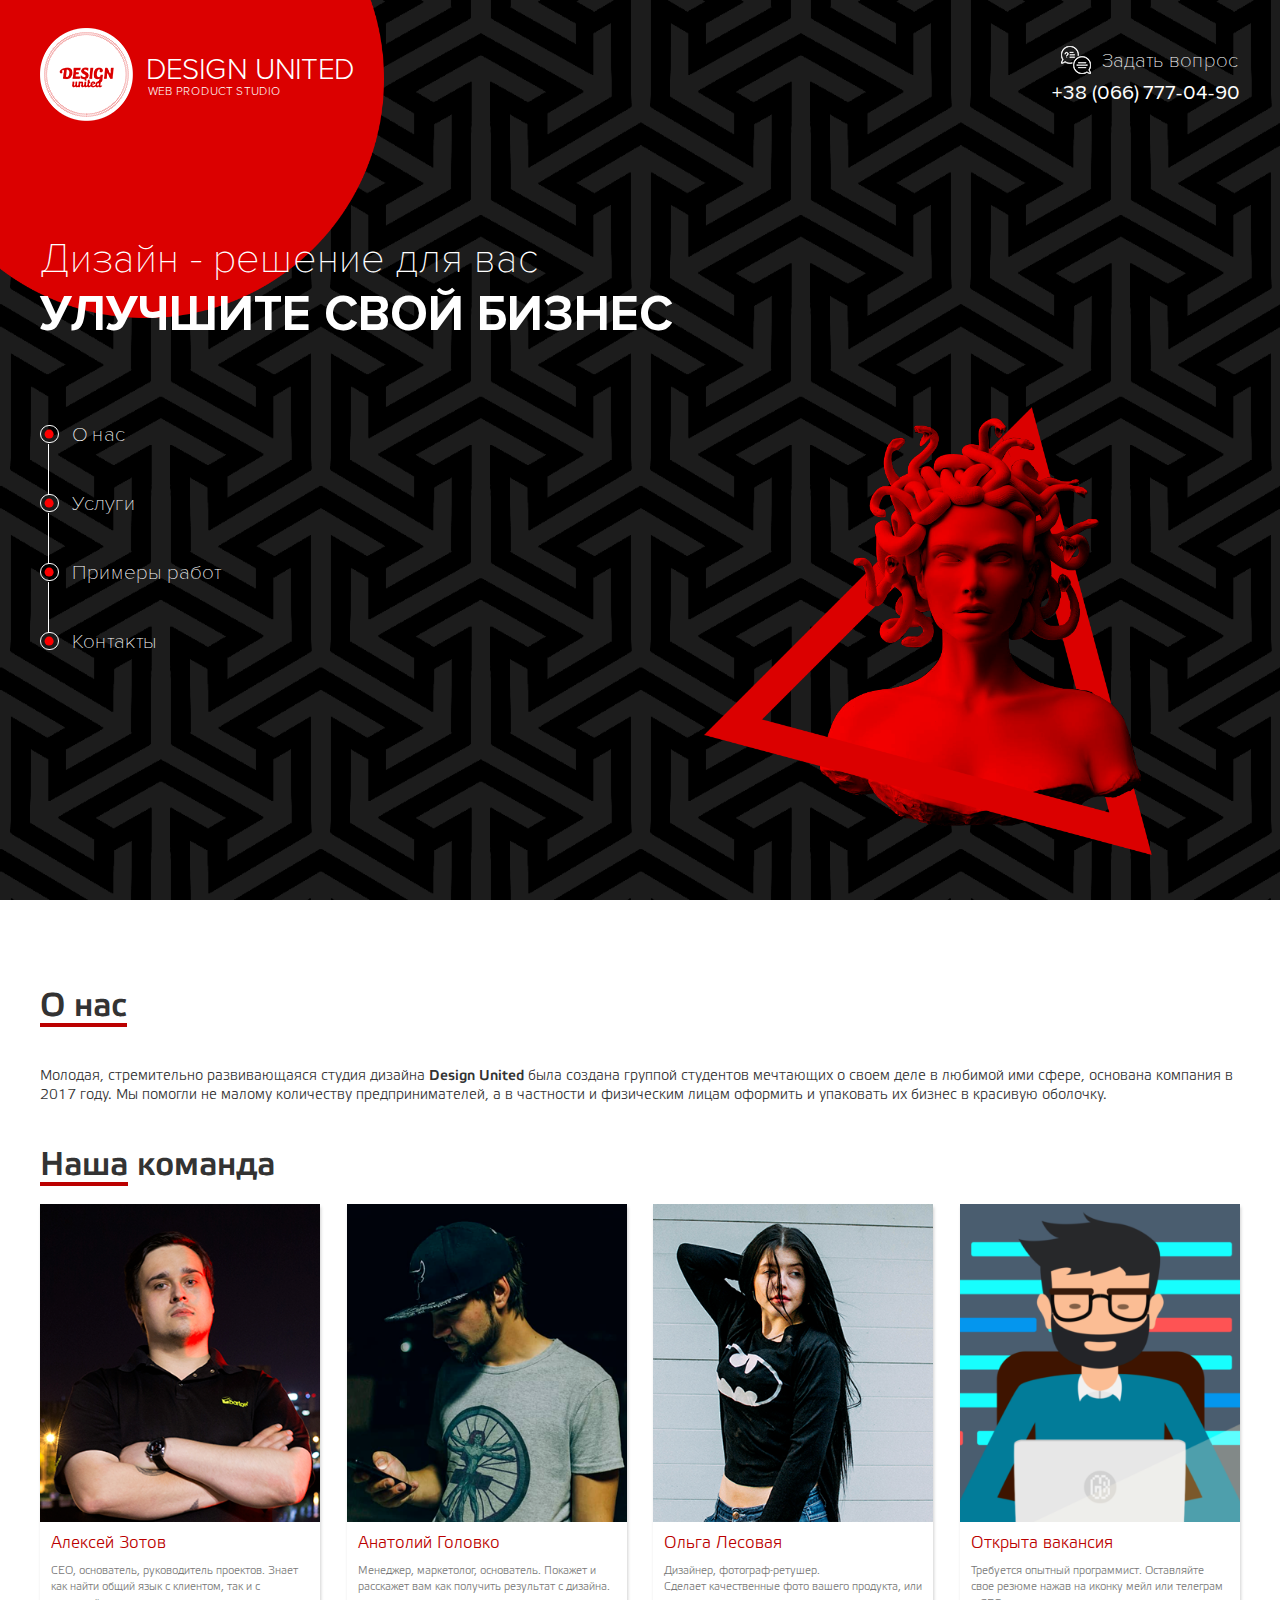
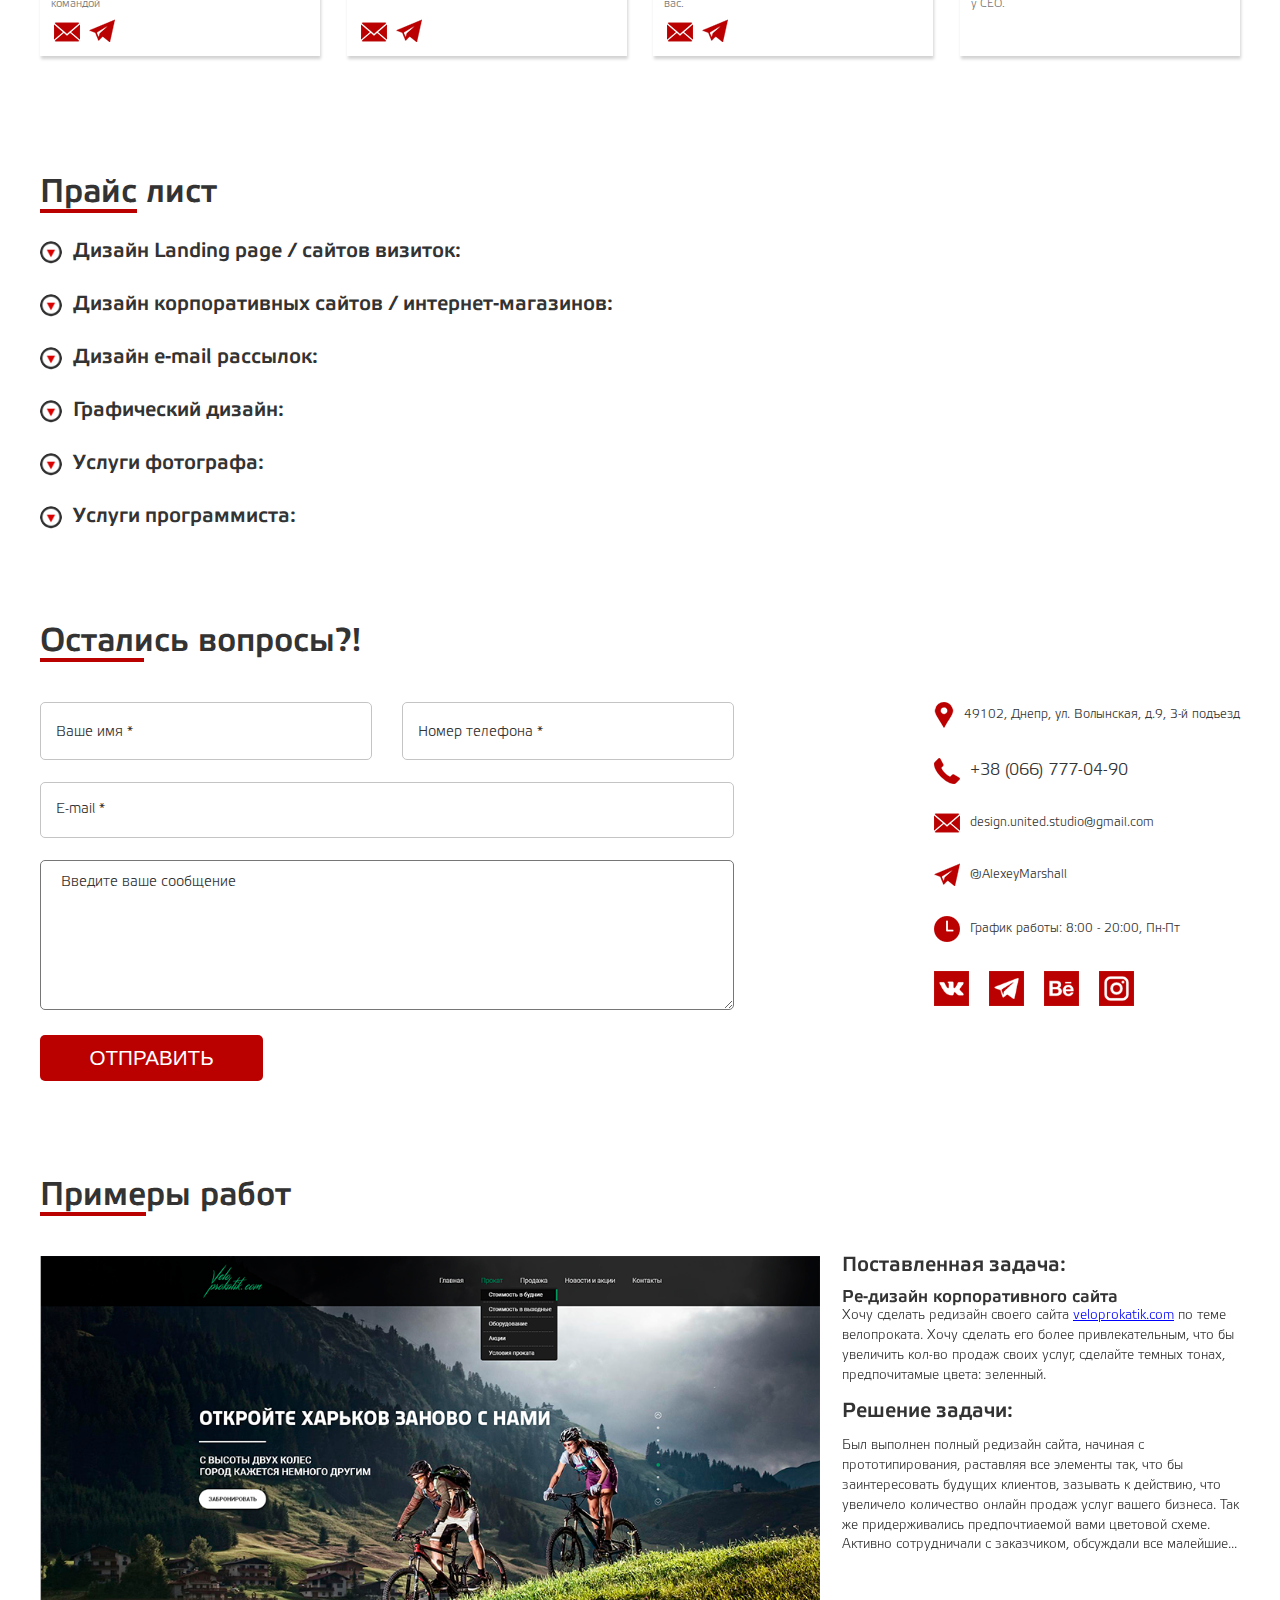
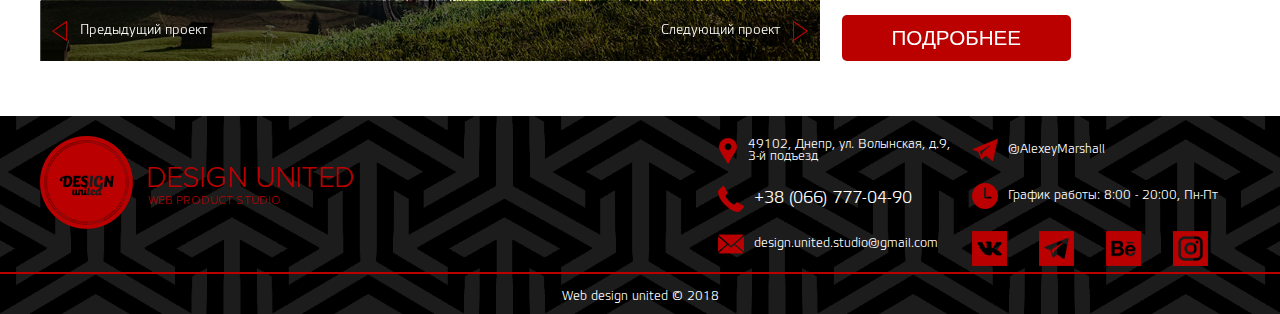
<file: design/index.html>
<!DOCTYPE html>
<html lang="en">
<head>
    <meta charset="UTF-8">
    <title>Design united</title>
    <link rel="stylesheet" href="css/main.css">
    <link rel="stylesheet" href="css/media.css">
    <link rel="stylesheet" href="js/slick/slick.css">
    <link rel="stylesheet" href="js/slick/slick-theme.css">
    <meta name="viewport" content="width=device-width, initial-scale=1">
</head>
<body>
    <div class="top">
        <img src="img/elipse.png" alt="" class="elipse">
        <img src="img/medusa.png" alt="" class="medusa">
        <div class="wrapper">
            <div class="head">
                <div class="logo">
                    <div class="logo_img">
                        <img src="img/logo_img.png" alt="лого">
                    </div>
                    <div class="logo_txt">
                        <p>DESIGN UNITED</p>
                        <span>Web product studio</span>
                    </div>
                </div>
                <div class="number">
                    <div class="numb_head">
                        <img src="img/messages.svg" alt="message">
                        <a href="#contact"><p>Задать вопрос</p></a>
                    </div>
                    <span>+38 (066) 777-04-90</span>
                </div>
            </div>
            <div class="head_txt">
                <p>Дизайн - решение для вас</p>
                <h1>Улучшите свой бизнес</h1>
            </div>
            <nav class="main_menu">
                <ul>
                    <li class="link">
                        <div class="point">
                            <div class="point_wrap">
                                <div class="line"></div>
                                <div class="red_point"></div>
                            </div>
                        </div>
                        <a href="#about" class="about_link">О нас</a>
                    </li>
                    <li class="link">
                        <div class="point">
                            <div class="point_wrap">
                                <div class="line"></div>
                                <div class="red_point"></div>
                            </div>
                        </div>
                        <a href="#price" >Услуги</a>
                    </li>
                    <li class="link">
                        <div class="point">
                            <div class="point_wrap">
                                <div class="line"></div>
                                <div class="red_point"></div>
                            </div>
                        </div>
                        <a href="#examples" >Примеры работ</a>
                    </li>
                    <li class="link">
                        <div class="point last">
                            <div class="point_wrap">
                                <div class="line"></div>
                                <div class="red_point"></div>
                            </div>
                        </div>
                        <a href="#contact">Контакты</a>
                    </li>
                </ul>
            </nav>
        </div>
    </div>
    <div class="about" id="about">
        <div class="wrapper">
            <div class="block_text_one">
                <h2>О нас</h2>
                <p>Молодая, стремительно развивающаяся студия дизайна
                    <span>Design United</span> была создана группой студентов
                    мечтающих о своем деле в любимой ими сфере,
                    основана компания в 2017 году.
                    Мы помогли не малому количеству предпринимателей,
                    а в частности и физическим лицам оформить и
                    упаковать их бизнес в красивую оболочку.</p>
            </div>
            <div class="our_comand">
                <h2><span>Наша</span> команда</h2>
                <div class="comand_people">
                    <div class="people">
                        <div class="photo_people">
                            <img src="img/people1.png" alt="">
                        </div>
                        <span class="name">Алексей Зотов</span>
                        <p>СЕО, основатель, руководитель проектов. Знает как найти общий язык с клиентом, так и с командой</p>
                        <div class="contact">
                            <svg
                                    xmlns="http://www.w3.org/2000/svg"
                                    xmlns:xlink="http://www.w3.org/1999/xlink"
                                    width="26px" height="20px">
                                <image  x="0px" y="0px" width="26px" height="20px"  xlink:href="[data-uri]" />
                            </svg>
                            <svg
                                    xmlns="http://www.w3.org/2000/svg"
                                    xmlns:xlink="http://www.w3.org/1999/xlink"
                                    width="26px" height="23px">
                                <image  x="0px" y="0px" width="26px" height="23px"  xlink:href="[data-uri]" />
                            </svg>
                        </div>
                    </div>
                    <div class="people">
                        <div class="photo_people">
                            <img src="img/people2.png" alt="">
                        </div>
                        <span class="name">Анатолий Головко</span>
                        <p>Менеджер, маркетолог, основатель. Покажет и расскажет вам как получить результат с дизайна.</p>
                        <div class="contact">
                            <svg
                                    xmlns="http://www.w3.org/2000/svg"
                                    xmlns:xlink="http://www.w3.org/1999/xlink"
                                    width="26px" height="20px">
                                <image  x="0px" y="0px" width="26px" height="20px"  xlink:href="[data-uri]" />
                            </svg>
                            <svg
                                    xmlns="http://www.w3.org/2000/svg"
                                    xmlns:xlink="http://www.w3.org/1999/xlink"
                                    width="26px" height="23px">
                                <image  x="0px" y="0px" width="26px" height="23px"  xlink:href="[data-uri]" />
                            </svg>
                        </div>
                    </div>
                    <div class="people">
                        <div class="photo_people">
                            <img src="img/people3.png" alt="">
                        </div>
                        <span class="name">Ольга Лесовая</span>
                        <p>Дизайнер, фотограф-ретушер. <br>
                            Сделает качественные фото вашего продукта, или вас.</p>
                        <div class="contact">
                            <svg
                                    xmlns="http://www.w3.org/2000/svg"
                                    xmlns:xlink="http://www.w3.org/1999/xlink"
                                    width="26px" height="20px">
                                <image  x="0px" y="0px" width="26px" height="20px"  xlink:href="[data-uri]" />
                            </svg>
                            <svg
                                    xmlns="http://www.w3.org/2000/svg"
                                    xmlns:xlink="http://www.w3.org/1999/xlink"
                                    width="26px" height="23px">
                                <image  x="0px" y="0px" width="26px" height="23px"  xlink:href="[data-uri]" />
                            </svg>
                        </div>
                    </div>
                    <div class="people">
                        <div class="photo_people">
                            <img src="img/people4.png" alt="">
                        </div>
                        <span class="name">Открыта вакансия</span>
                        <p>Требуется опытный программист.
                            Оставляйте свое резюме нажав на иконку мейл или телеграм у СЕО.</p>
                    </div>

                </div>
            </div>
        </div>
    </div>
    <div class="price" id="price">
        <div class="wrapper">
            <h2><span>Прайс</span> лист</h2>
            <div class="price_one">
                <h3>Дизайн Landing page / сайтов визиток:</h3>
                <div class="price_list">
                    <div class="price_wrap">
                        <div class="left_list">
                            <div class="price_item"><p>Создание дизайна / ре-дизайн 1-го блока (без прототипа)</p><p>от 5$</p></div>
                            <div class="price_item"><p>Модальное окно (всплывающее окно)</p> <p>от 2$</p></div>
                            <div class="price_item"><p>Прототип сайта</p><p>20% от общей суммы</p></div>
                        </div>
                    </div>
                </div>
            </div>
            <div class="price_one">
                <h3>Дизайн корпоративных сайтов / интернет-магазинов:</h3>
                <div class="price_list">
                    <div class="price_wrap">
                        <div class="left_list">
                            <div class="price_item"><p>Создание дизайна / ре-дизайна главной страницы (без прототипа)</p><p>от 75$</p></div>
                            <div class="price_item"> <p>Создание дизайна / ре-дизайна внутренних страниц (без прототипа)</p><p>от 40$</p></div>
                            <div class="price_item"> <p>Создание дизайна / ре-дизайна дублирующихся внутренних страниц (страницы которые повторяются структурой)</p><p>от 20$</p></div>
                            <div class="price_item"> <p>Модальное окно (всплывающее окно)</p><p>10$</p></div>
                            <div class="price_item"> <p>Прототип сайта</p><p>20% от общей суммы</p></div>
                        </div>
                    </div>
                </div>
            </div>
            <div class="price_one">
                <h3>Дизайн e-mail рассылок:</h3>
                <div class="price_list">
                    <div class="price_wrap">
                        <div class="left_list">
                            <div class="price_item"><p>Создание дизайна / ре-дизайна письма (без прототипа)</p><p>от 20$</p></div>
                            <div class="price_item"><p>Создание дизайна / ре-дизайна каждого следующего письма (шапка и подвал одинаковые)</p> <p>от 15$</p></div>
                            <div class="price_item"><p>Прототип письма</p><p>от 5$</p></div>
                        </div>
                    </div>
                </div>
            </div>
            <div class="price_one">
                <h3>Графический дизайн:</h3>
                <div class="price_list">
                    <div class="price_wrap">
                        <div class="left_list">
                            <div class="price_item"><p>Фирменный стиль одна позиция товара (ручка, визитка, кружка...)</p><p>от 25$</p></div>
                            <div class="price_item"><p>Одна позиция товара по готовому фирменному стилю</p><p>от 15$</p></div>
                            <div class="price_item"> <p>Дизайн рекламных баннеров (web)</p> <p>от 5$</p></div>
                            <div class="price_item"><p>Дизайн рекламных баннеров (наружная реклама)</p> <p>от 15$</p></div>
                            <div class="price_item"><p>Визитки (одна сторона)</p><p>от 3$</p></div>
                            <div class="price_item"><p>Флаеры (одна сторона)</p> <p>от 5$</p></div>
                            <div class="price_item"><p>Оформление соц. сетей (ВКонтакте, Facebook, Instagram и прочее...)</p> <p>от 10$</p></div>
                            <div class="price_item"><p>Другие виды услуг графического дизайна</p><p>Уточняйте в <a href="#contact">форме обратной связи</a></p></div>
                        </div>
                    </div>
                </div>
            </div>
            <div class="price_one">
                <h3>Услуги фотографа:</h3>
                <div class="price_list">
                    <div class="price_wrap">
                        <div class="left_list">
                            <div class="price_item"><p>Фотосьемка за 1ч. (Харьков, Днепр)</p> <p>18$</p></div>
                            <div class="price_item"><p>Фотосьемка за 1ч. (Выезд, зависит от растояния)</p><p>от 40$</p></div>
                            <div class="price_item"><p>Ретушь фото за 1 фото</p><p>1$</p></div>
                        </div>
                    </div>
                </div>
            </div>
            <div class="price_one">
                <h3>Услуги программиста:</h3>
                <div class="price_list">
                    <div class="price_wrap">
                        <div class="left_list">
                            <div class="price_item"> <p>В разработке</p> <p>В разработке</p> </div>
                        </div>
                    </div>
                </div>
            </div>

        </div>
    </div>
    <div class="contactt" id="contact">
        <div class="wrapper">
            <h2><span>Остались</span> вопросы?!</h2>
            <div class="contact_wrap">
                <div class="contact_form">
                    <form action="" method="post" id="contact_form">
                        <div class="form_top">
                            <input type="text" name="name" placeholder="Ваше имя *" class="required">
                            <input type="text" name="number" placeholder="Номер телефона *" class="required">
                        </div>
                        <input type="email" name="mail" placeholder="E-mail *" class="required">
                        <textarea name="message" placeholder="Введите ваше сообщение" class="required"></textarea>
                        <button>ОТПРАВИТЬ</button>
                    </form>
                </div>
                <div class="right_contact">
                    <div class="adres">
                        <svg
                                xmlns="http://www.w3.org/2000/svg"
                                xmlns:xlink="http://www.w3.org/1999/xlink"
                                width="20px" height="26px">
                            <image  x="0px" y="0px" width="20px" height="26px"  xlink:href="[data-uri]" />
                        </svg>
                        <p>49102, Днепр, ул. Волынская, д.9,
                            3-й подъезд</p>
                    </div>
                    <div class="phone">
                        <svg
                                xmlns="http://www.w3.org/2000/svg"
                                xmlns:xlink="http://www.w3.org/1999/xlink"
                                width="26px" height="26px">
                            <image  x="0px" y="0px" width="26px" height="26px"  xlink:href="[data-uri]" />
                        </svg>
                        <p>+38 (066) 777-04-90</p>
                    </div>
                    <div class="mail">
                        <svg
                                xmlns="http://www.w3.org/2000/svg"
                                xmlns:xlink="http://www.w3.org/1999/xlink"
                                width="26px" height="20px">
                            <image  x="0px" y="0px" width="26px" height="20px"  xlink:href="[data-uri]" />
                        </svg>
                        <p>design.united.studio@gmail.com</p>
                    </div>
                    <div class="teleg">
                        <svg
                                xmlns="http://www.w3.org/2000/svg"
                                xmlns:xlink="http://www.w3.org/1999/xlink"
                                width="26px" height="23px">
                            <image  x="0px" y="0px" width="26px" height="23px"  xlink:href="[data-uri]" />
                        </svg>
                        <p>@AlexeyMarshall</p>
                    </div>
                    <div class="clock">
                        <svg
                                xmlns="http://www.w3.org/2000/svg"
                                xmlns:xlink="http://www.w3.org/1999/xlink"
                                width="26px" height="26px">
                            <image  x="0px" y="0px" width="26px" height="26px"  xlink:href="[data-uri]" />
                        </svg>
                        <p>График работы: 8:00 - 20:00, Пн-Пт</p>
                    </div>
                    <div class="social">
                        <a href="https://vk.com/design_united" rel="external">
                            <svg
                                    xmlns="http://www.w3.org/2000/svg"
                                    xmlns:xlink="http://www.w3.org/1999/xlink"
                                    width="35px" height="35px">
                                <image  x="0px" y="0px" width="35px" height="35px"  xlink:href="[data-uri]" />
                            </svg>
                        </a>
                        <a href="https://t.me/AlexeyMarshall" rel="external">
                            <svg
                                    xmlns="http://www.w3.org/2000/svg"
                                    xmlns:xlink="http://www.w3.org/1999/xlink"
                                    width="35px" height="35px">
                                <image  x="0px" y="0px" width="35px" height="35px"  xlink:href="[data-uri]" />
                            </svg>
                        </a>
                        <a href="https://www.behance.net/DesignUnitedUA" rel="external">
                            <svg
                                    xmlns="http://www.w3.org/2000/svg"
                                    xmlns:xlink="http://www.w3.org/1999/xlink"
                                    width="35px" height="35px">
                                <image  x="0px" y="0px" width="35px" height="35px"  xlink:href="[data-uri]" />
                            </svg>
                        </a>
                        <a href="https://www.instagram.com/design.united.studio/" rel="external">
                            <svg
                                    xmlns="http://www.w3.org/2000/svg"
                                    xmlns:xlink="http://www.w3.org/1999/xlink"
                                    width="35px" height="35px">
                                <image  x="0px" y="0px" width="35px" height="35px"  xlink:href="[data-uri]" />
                            </svg>
                        </a>
                    </div>
                </div>
            </div>
        </div>
    </div>
    <div class="examples" id="examples">
        <div class="wrapper">
            <h2><span>Примеры</span> работ</h2>
            <div class="main_slider">
                <div class="slider">
                    <div class="slide">
                        <div class="work">
                            <div class="left_image">
                                <img src="img/velo.png" alt="слайд">
                                <div class="prev_btn">
                                    <div class="prev_arrow">

                                    </div>
                                    <span>Предыдущий проект</span>
                                </div>
                                <div class="next_btn">
                                    <span>Следующий проект</span>
                                    <div class="next_arrow">

                                    </div>
                                </div>
                            </div>
                        </div>
                    </div>
                    <div class="slide">
                        <div class="work">
                            <div class="left_image">
                                <img src="img/velo.png" alt="слайд">
                                <div class="prev_btn">
                                    <div class="prev_arrow">

                                    </div>
                                    <span>Предыдущий проект</span>
                                </div>
                                <div class="next_btn">
                                    <span>Следующий проект</span>
                                    <div class="next_arrow">

                                    </div>
                                </div>
                            </div>
                        </div>
                    </div>
                    <div class="slide">
                        <div class="work">
                            <div class="left_image">
                                <img src="img/velo.png" alt="слайд">
                                <div class="prev_btn">
                                    <div class="prev_arrow">

                                    </div>
                                    <span>Предыдущий проект</span>
                                </div>
                                <div class="next_btn">
                                    <span>Следующий проект</span>
                                    <div class="next_arrow">

                                    </div>
                                </div>
                            </div>
                        </div>
                    </div>
                </div>
                <div class="slider_two">
                    <div class="right_column">
                        <h3>Поставленная задача:</h3>
                        <span>Ре-дизайн корпоративного сайта</span>
                        <p>Хочу сделать редизайн своего сайта <a href="#">veloprokatik.com</a>
                            по теме велопроката. Хочу сделать его более привлекательным,
                            что бы увеличить кол-во продаж своих услуг, сделайте темных
                            тонах, предпочитамые цвета: зеленный.</p>
                        <h3 class="zadacha">Решение задачи:</h3>
                        <p>Был выполнен полный редизайн сайта, начиная с прототипирования,
                            раставляя все элементы так, что бы заинтересовать будущих клиентов,
                            зазывать к действию, что увеличело количество онлайн продаж услуг
                            вашего бизнеса.
                            Так же придерживались предпочтиаемой вами цветовой схеме.
                            Активно сотрудничали с заказчиком, обсуждали все малейшие...</p>
                        <button>ПОДРОБНЕЕ</button>
                    </div>
                    <div class="right_column">
                        <h3>Поставленная задача:</h3>
                        <span>Ре-дизайн лендинга</span>
                        <p>Хочу сделать редизайн своего сайта <a href="#">veloprokatik.com</a>
                            по теме велопроката. Хочу сделать его более привлекательным,
                            что бы увеличить кол-во продаж своих услуг, сделайте темных
                            тонах, предпочитамые цвета: зеленный.</p>
                        <h3 class="zadacha">Решение задачи:</h3>
                        <p>Был выполнен полный редизайн сайта, начиная с прототипирования,
                            раставляя все элементы так, что бы заинтересовать будущих клиентов,
                            зазывать к действию, что увеличело количество онлайн продаж услуг
                            вашего бизнеса.
                            Так же придерживались предпочтиаемой вами цветовой схеме.
                            Активно сотрудничали с заказчиком, обсуждали все малейшие...</p>
                        <button>ПОДРОБНЕЕ</button>
                    </div>
                    <div class="right_column">
                        <h3>Поставленная задача:</h3>
                        <span>Ре-дизайн интернет-магазина</span>
                        <p>Хочу сделать редизайн своего сайта <a href="#">veloprokatik.com</a>
                            по теме велопроката. Хочу сделать его более привлекательным,
                            что бы увеличить кол-во продаж своих услуг, сделайте темных
                            тонах, предпочитамые цвета: зеленный.</p>
                        <h3 class="zadacha">Решение задачи:</h3>
                        <p>Был выполнен полный редизайн сайта, начиная с прототипирования,
                            раставляя все элементы так, что бы заинтересовать будущих клиентов,
                            зазывать к действию, что увеличело количество онлайн продаж услуг
                            вашего бизнеса.
                            Так же придерживались предпочтиаемой вами цветовой схеме.
                            Активно сотрудничали с заказчиком, обсуждали все малейшие...</p>
                        <button>ПОДРОБНЕЕ</button>
                    </div>
                </div>
            </div>
        </div>
    </div>
    <footer>
    <div class="wrapper">
        <div class="top_content">
            <div class="footer_logo_wrap">
                <div class="logo">
                    <div class="logo_img">
                        <svg
                                xmlns="http://www.w3.org/2000/svg"
                                xmlns:xlink="http://www.w3.org/1999/xlink"
                                width="93px" height="93px">
                            <image  x="0px" y="0px" width="93px" height="93px"  xlink:href="[data-uri]" />
                        </svg>
                    </div>
                    <div class="logo_txt">
                        <p>DESIGN UNITED</p>
                        <span>Web product studio</span>
                    </div>
                </div>
            </div>
            <div class="contact_footer">
                <div class="footer_left">
                    <div class="adres">
                        <svg
                                xmlns="http://www.w3.org/2000/svg"
                                xmlns:xlink="http://www.w3.org/1999/xlink"
                                width="20px" height="26px">
                            <image  x="0px" y="0px" width="20px" height="26px"  xlink:href="[data-uri]" />
                        </svg>
                        <p>49102, Днепр, ул. Волынская, д.9, <br>
                            3-й подъезд</p>
                    </div>
                    <div class="phone">
                        <svg
                                xmlns="http://www.w3.org/2000/svg"
                                xmlns:xlink="http://www.w3.org/1999/xlink"
                                width="26px" height="26px">
                            <image  x="0px" y="0px" width="26px" height="26px"  xlink:href="[data-uri]" />
                        </svg>
                        <p>+38 (066) 777-04-90</p>
                    </div>
                    <div class="mail">
                        <svg
                                xmlns="http://www.w3.org/2000/svg"
                                xmlns:xlink="http://www.w3.org/1999/xlink"
                                width="26px" height="20px">
                            <image  x="0px" y="0px" width="26px" height="20px"  xlink:href="[data-uri]" />
                        </svg>
                        <p>design.united.studio@gmail.com</p>
                    </div>
                </div>
                <div class="footer_right">
                    <div class="teleg">
                        <svg
                                xmlns="http://www.w3.org/2000/svg"
                                xmlns:xlink="http://www.w3.org/1999/xlink"
                                width="26px" height="23px">
                            <image  x="0px" y="0px" width="26px" height="23px"  xlink:href="[data-uri]" />
                        </svg>
                        <p>@AlexeyMarshall</p>
                    </div>
                    <div class="clock">
                        <svg
                                xmlns="http://www.w3.org/2000/svg"
                                xmlns:xlink="http://www.w3.org/1999/xlink"
                                width="26px" height="26px">
                            <image  x="0px" y="0px" width="26px" height="26px"  xlink:href="[data-uri]" />
                        </svg>
                        <p>График работы: 8:00 - 20:00, Пн-Пт</p>
                    </div>
                    <div class="social">
                        <a href="https://vk.com/design_united" rel="external">
                            <svg
                                    xmlns="http://www.w3.org/2000/svg"
                                    xmlns:xlink="http://www.w3.org/1999/xlink"
                                    width="35px" height="35px">
                                <image  x="0px" y="0px" width="35px" height="35px"  xlink:href="[data-uri]" />
                            </svg>
                        </a>
                        <a href="https://t.me/AlexeyMarshall" rel="external">
                            <svg
                                    xmlns="http://www.w3.org/2000/svg"
                                    xmlns:xlink="http://www.w3.org/1999/xlink"
                                    width="35px" height="35px">
                                <image  x="0px" y="0px" width="35px" height="35px"  xlink:href="[data-uri]" />
                            </svg>
                        </a>
                        <a href="https://www.behance.net/DesignUnitedUA" rel="external">
                            <svg
                                    xmlns="http://www.w3.org/2000/svg"
                                    xmlns:xlink="http://www.w3.org/1999/xlink"
                                    width="35px" height="35px">
                                <image  x="0px" y="0px" width="35px" height="35px"  xlink:href="[data-uri]" />
                            </svg>
                        </a>
                        <a href="https://www.instagram.com/design.united.studio/" rel="external">
                            <svg
                                    xmlns="http://www.w3.org/2000/svg"
                                    xmlns:xlink="http://www.w3.org/1999/xlink"
                                    width="35px" height="35px">
                                <image  x="0px" y="0px" width="35px" height="35px"  xlink:href="[data-uri]" />
                            </svg>
                        </a>
                </div>
            </div>
        </div>
        </div>

        <span class="copy">Web design united © 2018</span>
    </div>
    <div class="footer_line"></div>
</footer>
<script src="js/jquery-3.3.1.min.js" type="text/javascript"></script>
<script src="js/slick/slick.min.js" type="text/javascript"></script>
    <script src="js/jquery.mousewheel.min.js" type="text/javascript"></script>
<script src="js/jquery-validation-1.17.0/dist/jquery.validate.min.js" type="text/javascript"></script>
<script src="js/main.js" type="text/javascript"></script>
</body>
</html>
</file>
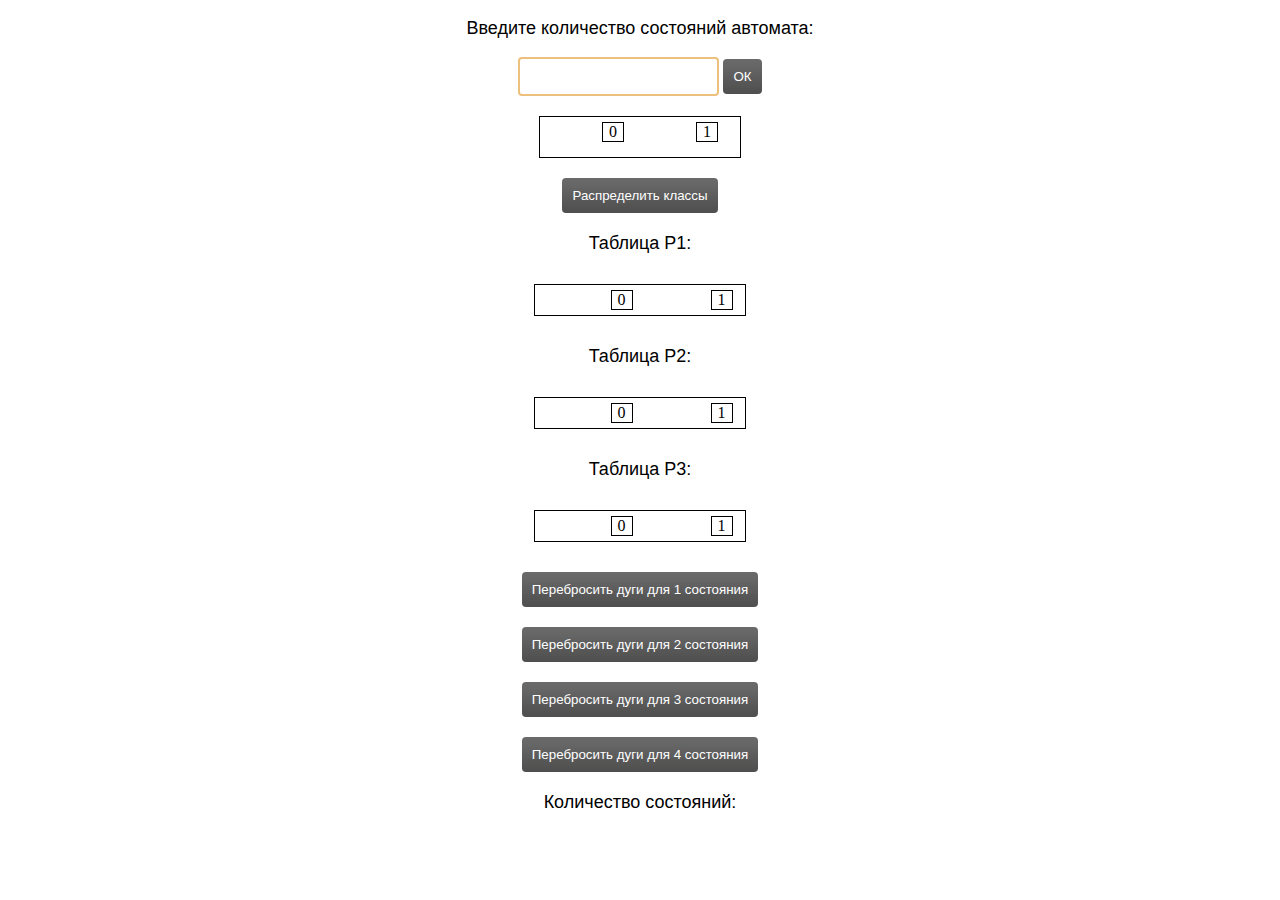
<file: diplom/index.html>
<!DOCTYPE html>
<html lang="en">
<head>
	<meta charset="UTF-8">
	<title>Document</title>
	<link rel="stylesheet" href="css/main.css">
	<meta name="viewport" content="width=device-width, initial-scale=1">
</head>

<body>
	<div class="proj-wrap">
	

<p>Введите количество состояний автомата:</p>
<input type="text" class="col-sost">	
<button class="ok-sost">ОК</button>

<div class="table-matr-first">
	<div class="top-sost">
		
			<div class="null">0</div>
			<div class="one">1</div>

	</div>
</div>


<button class="addclass">Распределить классы</button>

<div class="rezultclass">
	<div class="class-a classes">Класс A:</div>
	<div class="class-b classes">Класс B:</div>
	<div class="class-c classes">Класс C:</div>
	<div class="class-d classes">Класс D:</div>
	<div class="class-e classes">Класс E:</div>
	<div class="class-f classes">Класс F:</div>
</div>



<p>Таблица P1:</p>

<div class="p1">
	<div class="topp">
		<div class="null">
			0
		</div>
		<div class="one">
			1
		</div>
	</div>
</div>



<p>Таблица P2:</p>

<div class="p2">
	<div class="toppp">
		<div class="null">
			0
		</div>
		<div class="one">
			1
		</div>
	</div>
</div>


<p>Таблица P3:</p>

<div class="p3">
	<div class="topppp">
		<div class="null">
			0
		</div>
		<div class="one">
			1
		</div>
	</div>
</div>

<button class="perebroska-one">Перебросить дуги для 1 состояния</button>
<button class="perebroska-two">Перебросить дуги для 2 состояния</button>
<button class="perebroska-three">Перебросить дуги для 3 состояния</button>
<button class="perebroska-four">Перебросить дуги для 4 состояния</button>
<div class="colichsost">Количество состояний: </div>
</div>
<script src="js/jquery-3.4.0.min.js" type="text/javascript"></script>	
<script src="js/main.js" type="text/javascript"></script>	
</body>
</html>


<!-- <div class="table-p1">
	<div class="p1-class"></div>
	<div class="p1-number"></div>
	<div class="p1-wrap">
		<div class="p1-null">
			<input type="text" class="p1-one-in">
			<input type="text" class="p1-one-out">
		</div>
		<div class="p1-one">
			<input type="text" class="p2-two-in">
			<input type="text" class="p3-two-out">
		</div>
	</div>
</div> -->
</file>
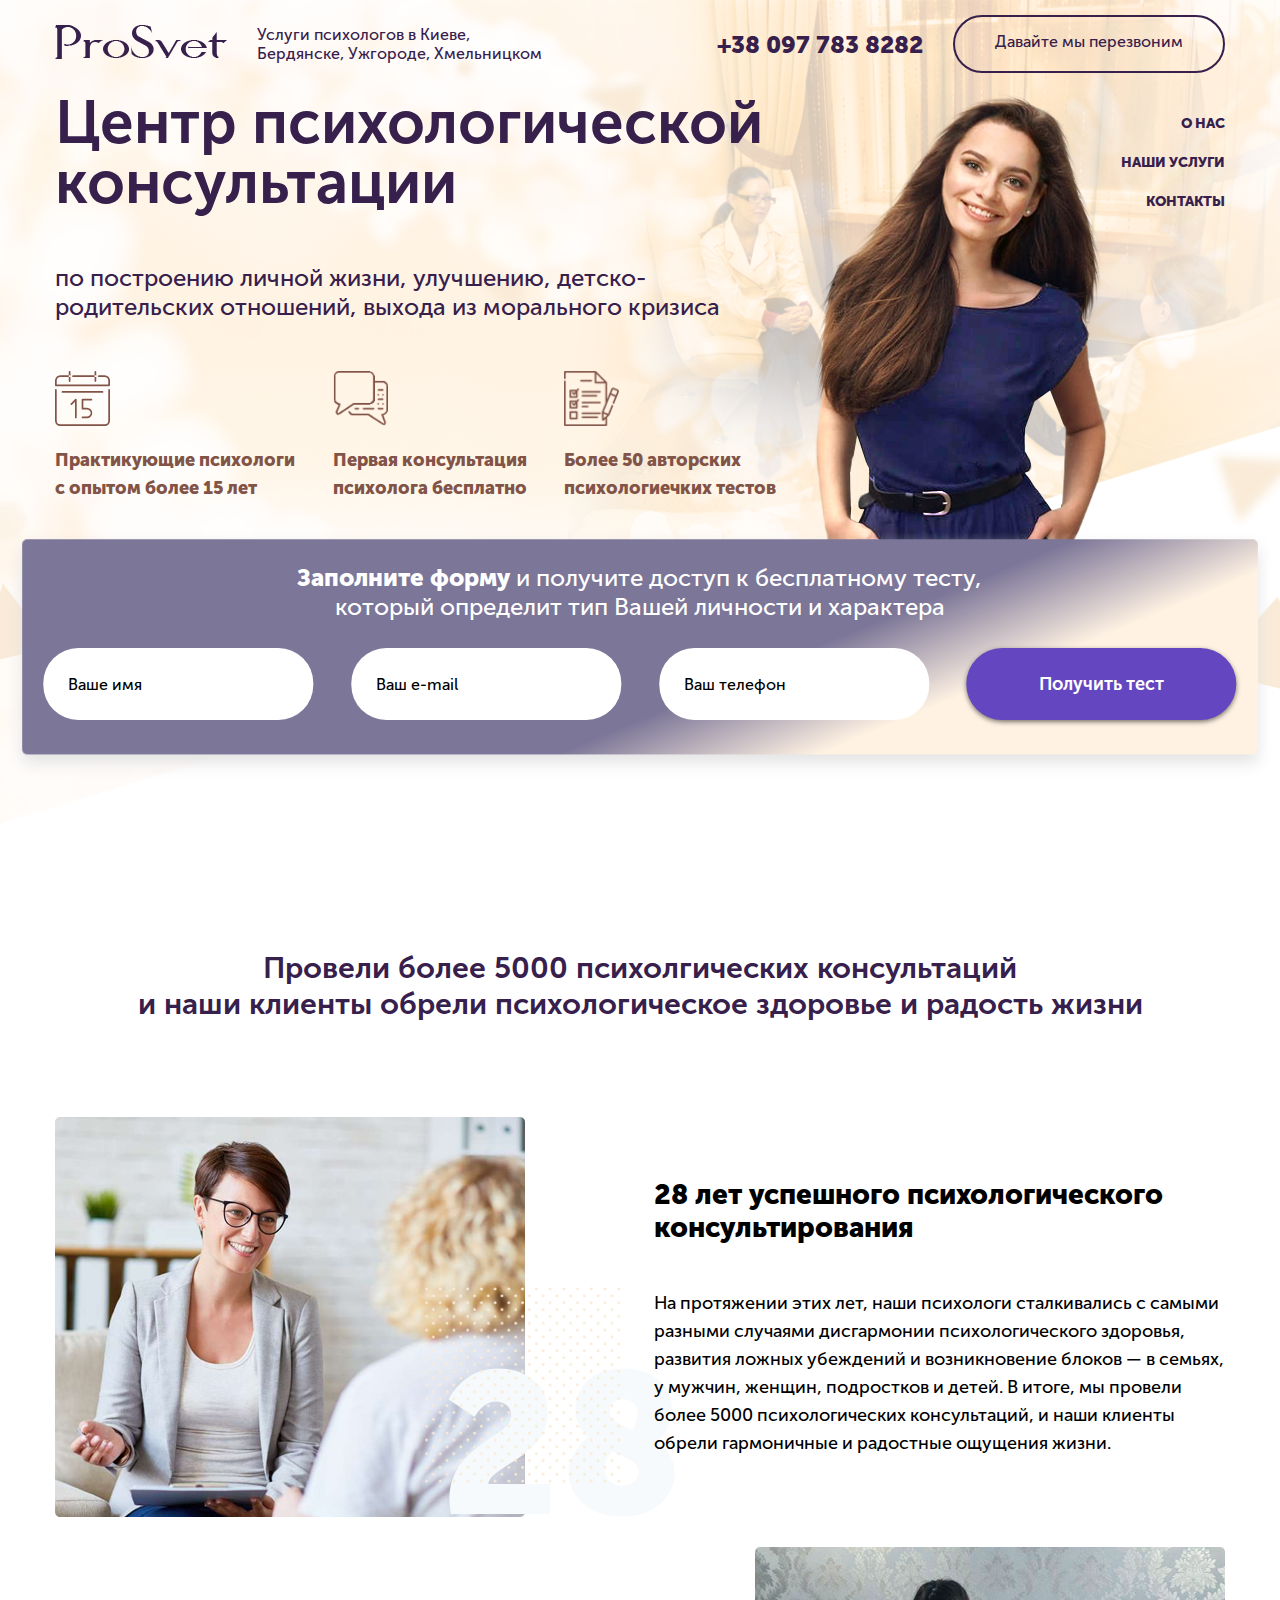
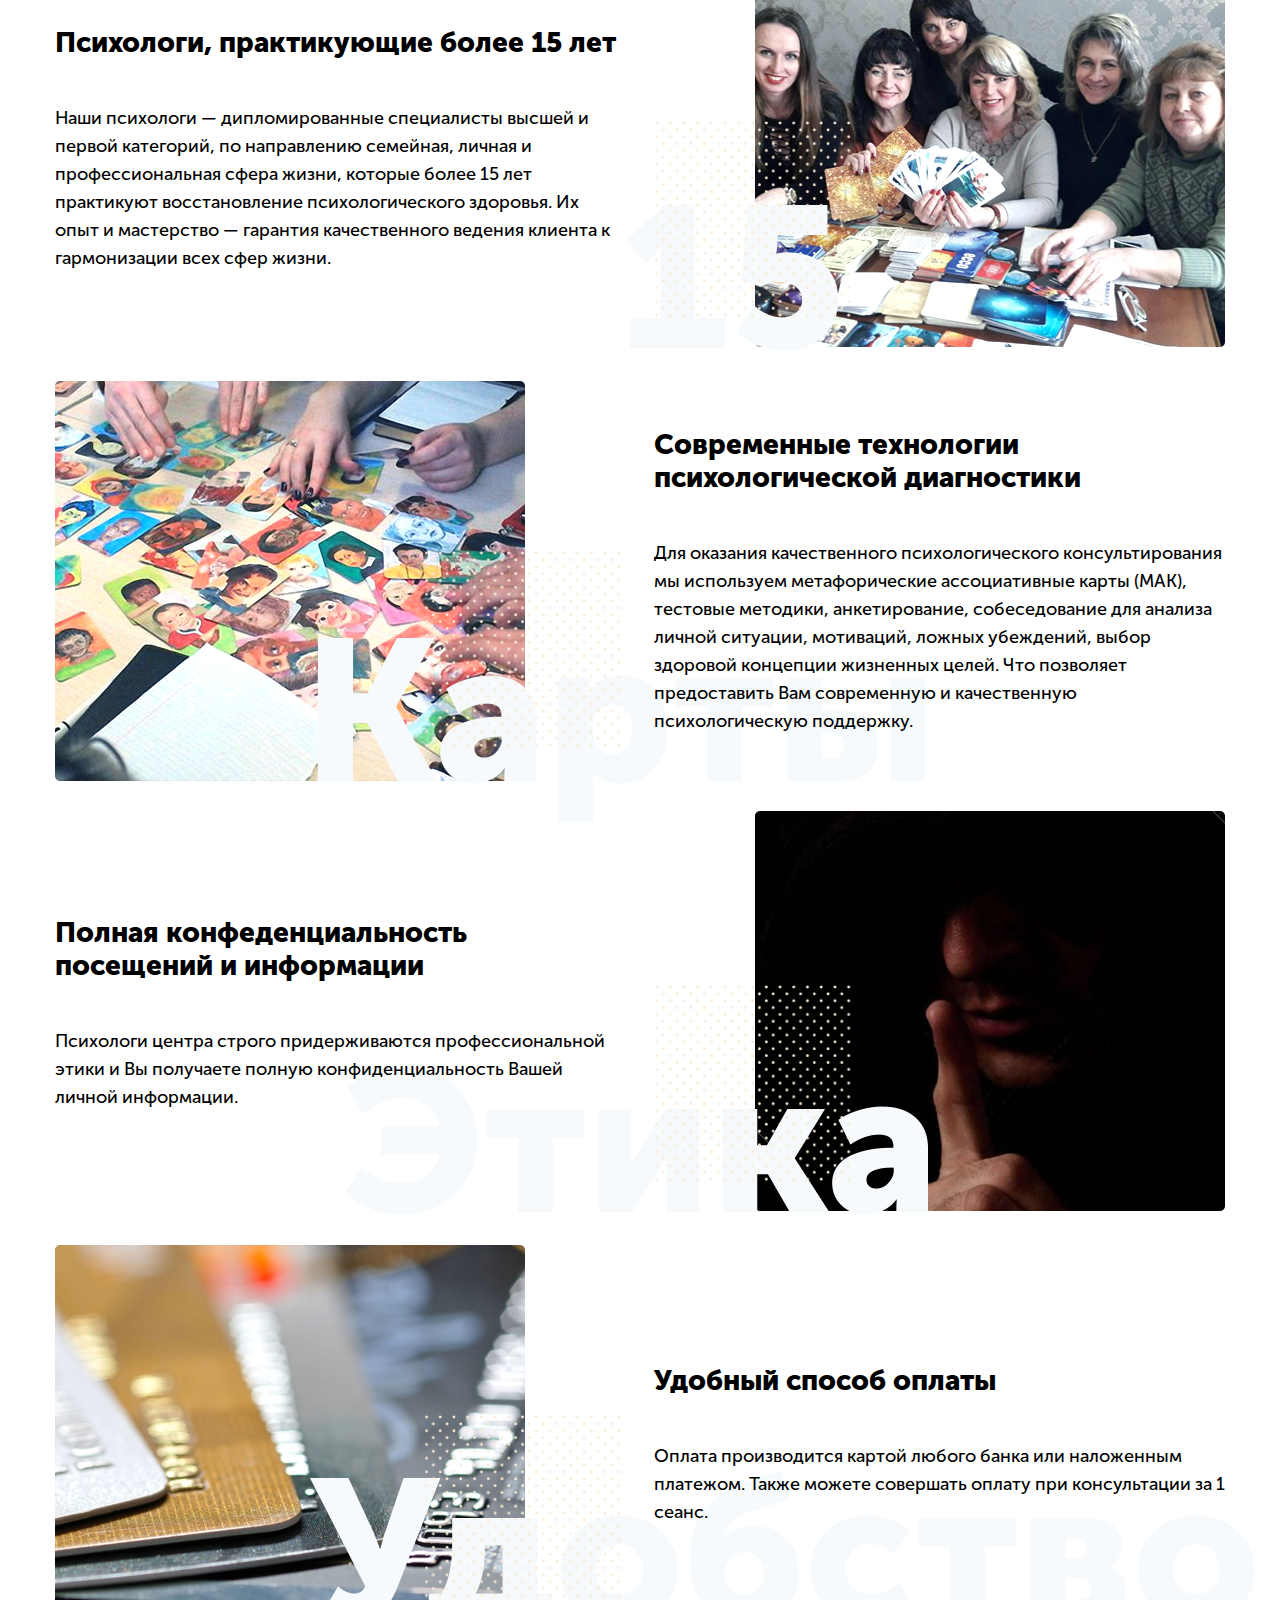
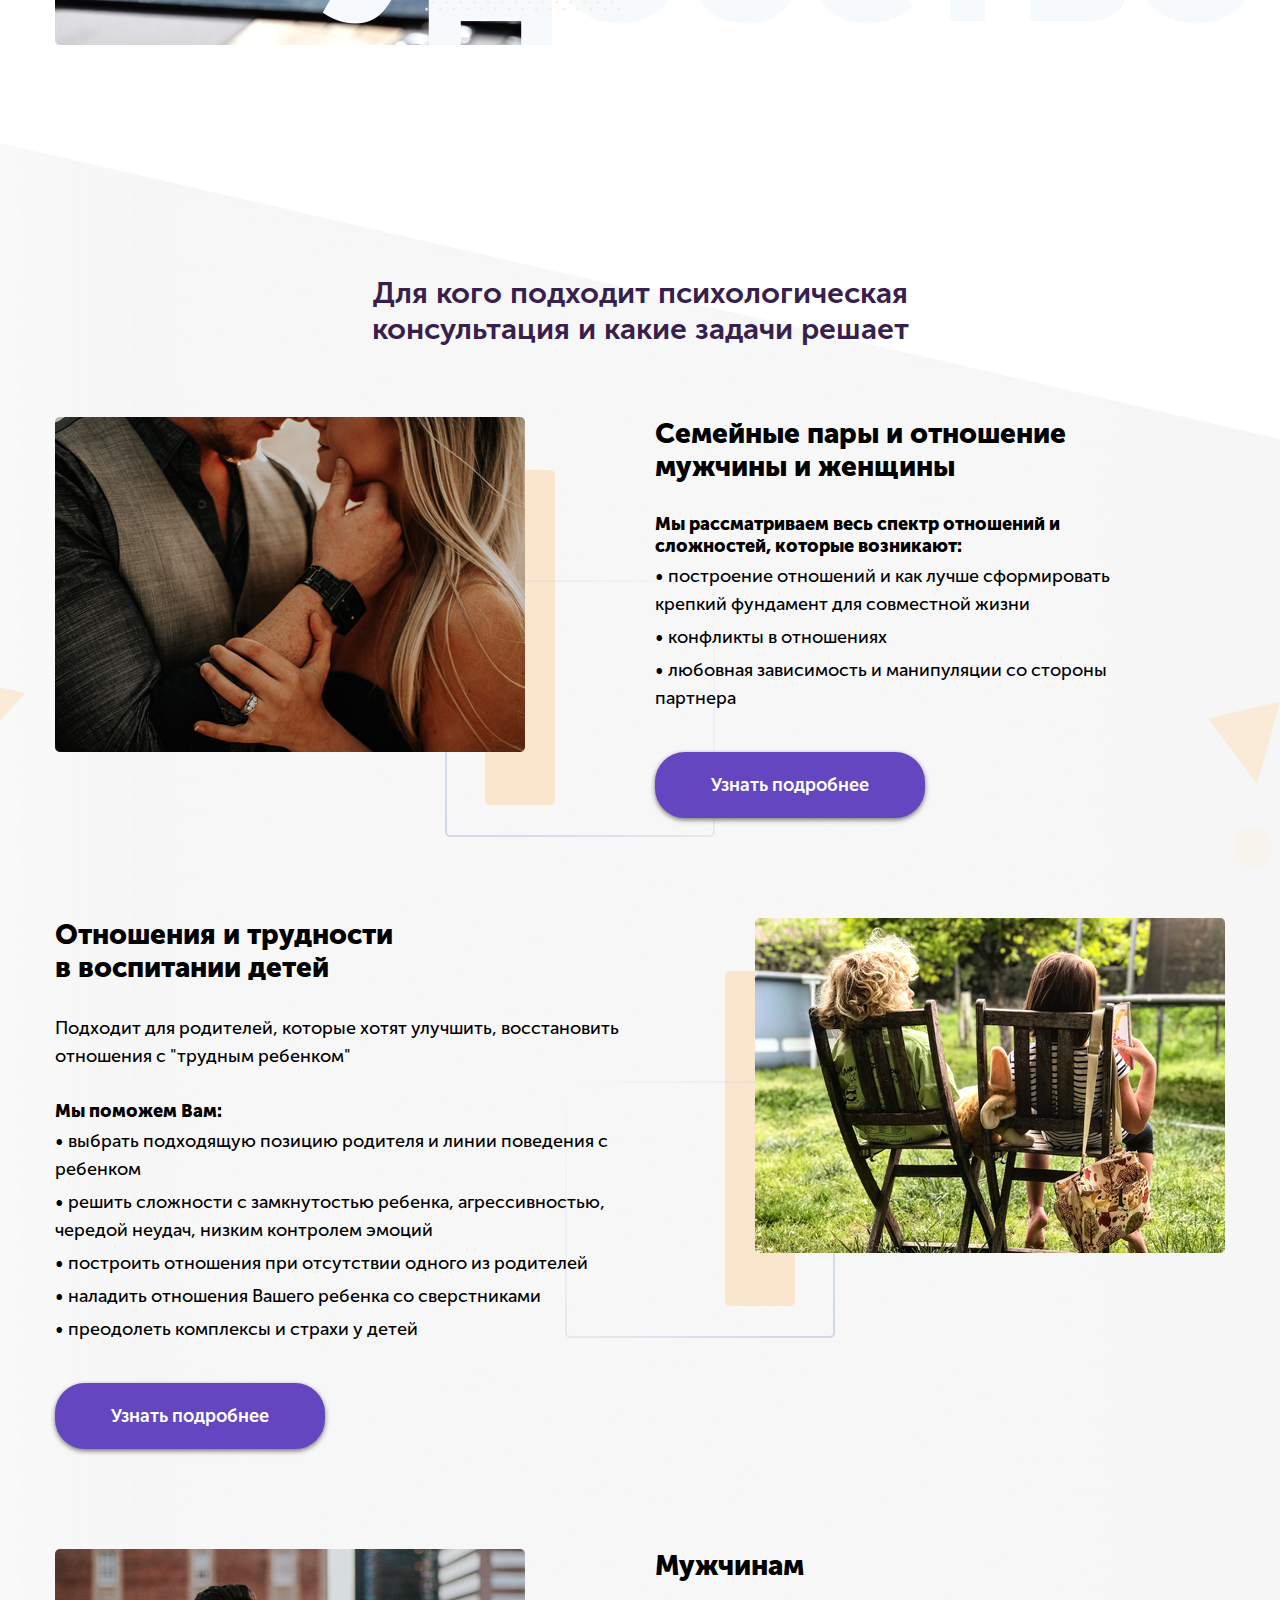
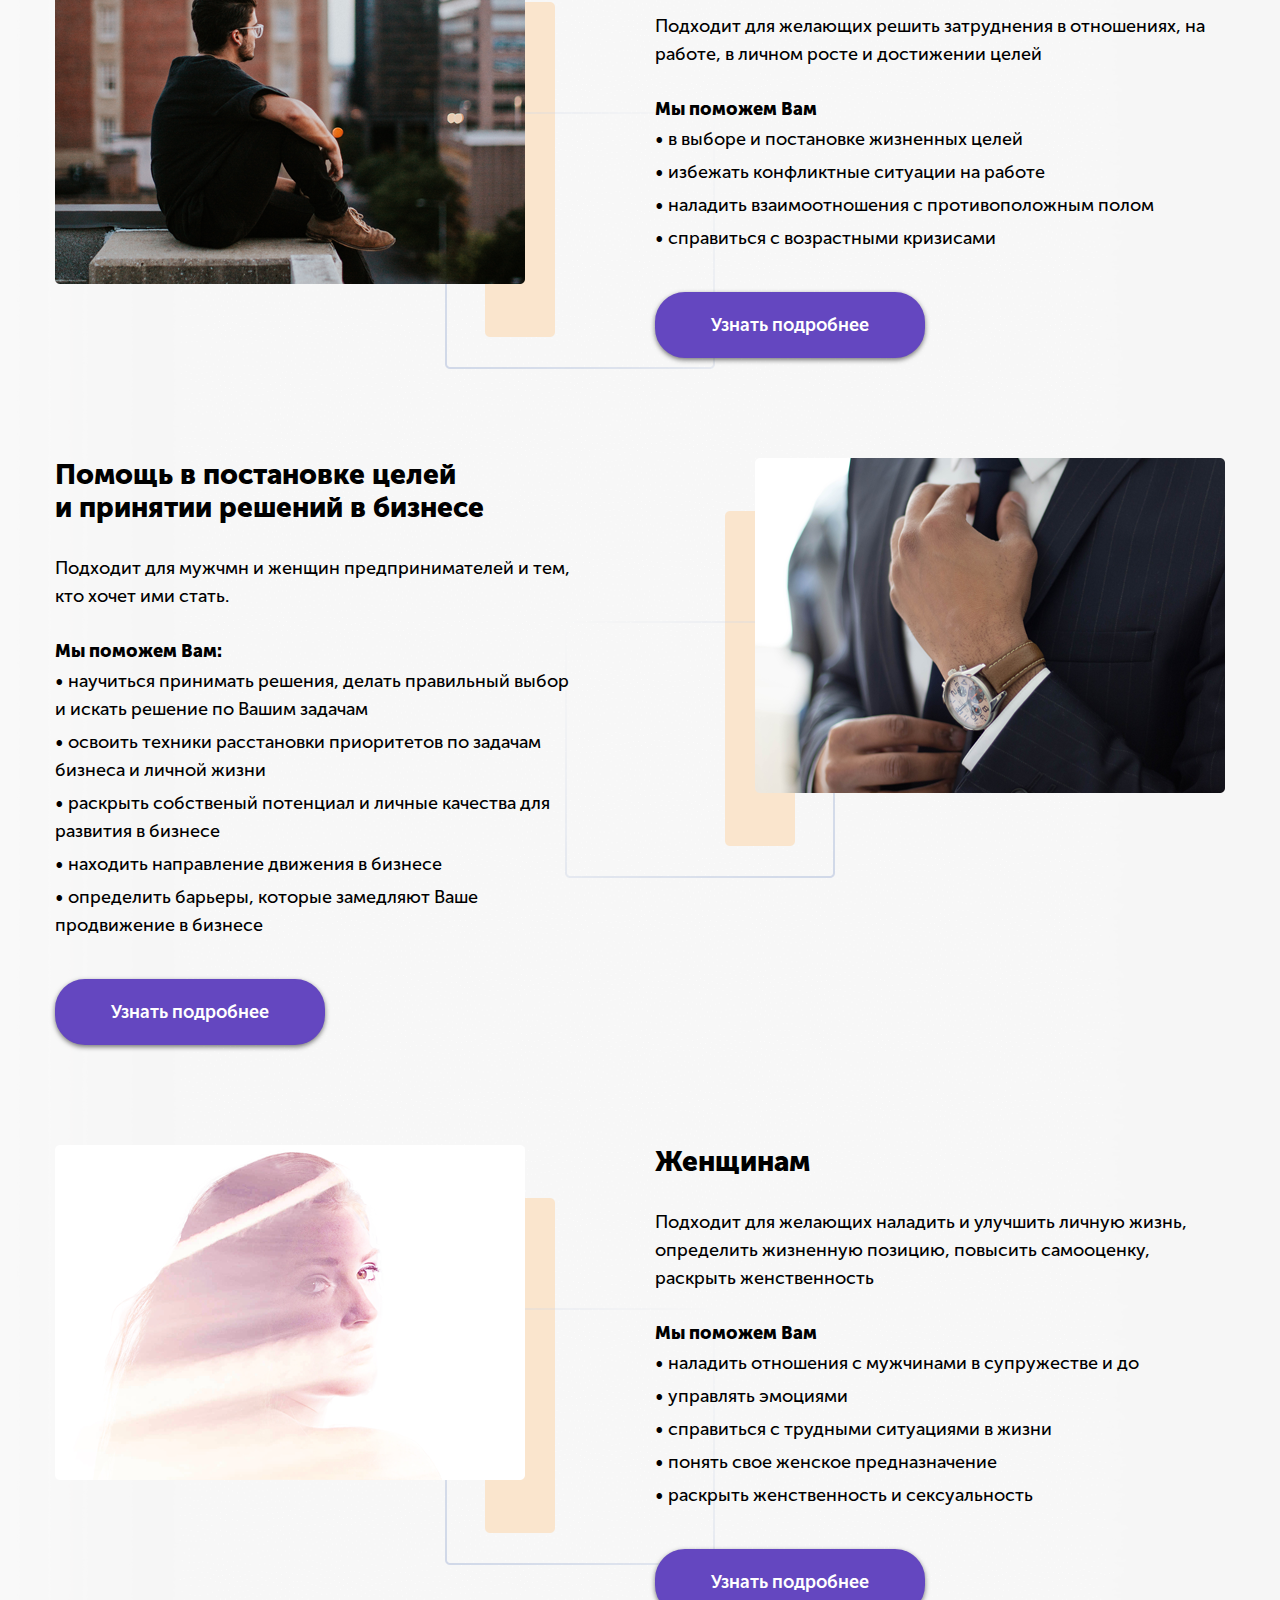
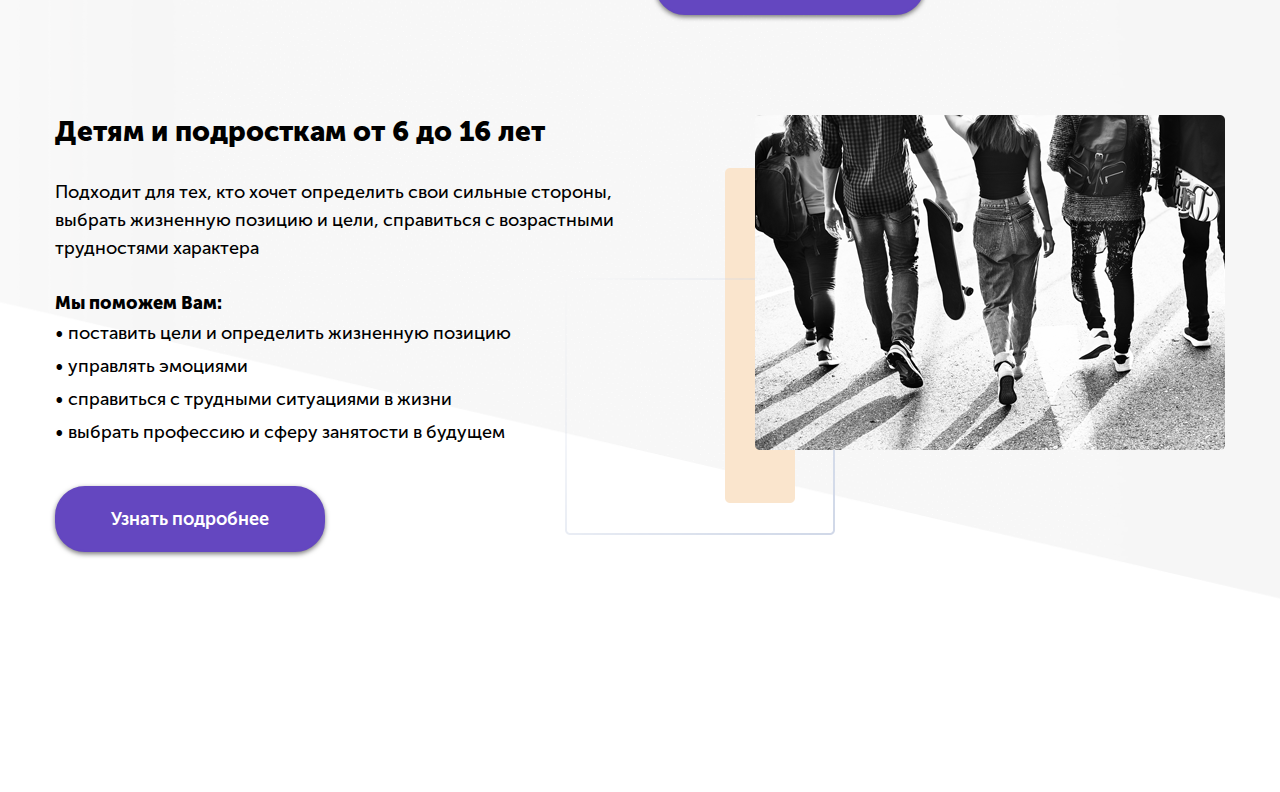
<file: prosvet/index.html>
<!DOCTYPE html>
<html lang="ru">
<head>
	<meta charset="UTF-8">
	<title>Центр психологической консультации - ProSvet</title>
	<link rel="stylesheet" href="css/main.css">
	<link rel="stylesheet" href="css/media.css">
	<meta name="viewport" content="width=device-width, initial-scale=1">
</head>
<body>
	<!-- Главный блок -->
	<header>
		<div class="wrapper">
			<div class="header-top">
				<div class="logo-wrap">
					<div class="logo"><img src="img/logo.png" alt="Лого"></div>
					<div class="city"><p>Услуги психологов в Киеве, <br> Бердянске, Ужгороде, Хмельницком</p></div>
				</div>
				<div class="phone-wrap">
					<a href="tel:+380977838282">+38 097 783 8282</a>
					<button>Давайте мы перезвоним</button>
				</div>


			</div>
			<div class="header-main">
				<div class="main-about">
					<div class="about-top">
						<h1>Центр психологической консультации</h1>
						<p>по построению личной жизни, улучшению, детско-родительских отношений, выхода из морального кризиса</p>
					</div>
					<div class="main-icons">
						<div class="icon-item">
							<img src="img/icon-1.svg" alt="Иконка1">
							<p>Практикующие психологи с опытом более 15 лет</p>
						</div>
						<div class="icon-item">
							<img src="img/icon-2.svg" alt="Иконка2">
							<p>Первая консультация психолога бесплатно</p>
						</div>
						<div class="icon-item">
							<img src="img/icon-3.svg" alt="Иконка3">
							<p>Более 50 авторских психологиечких тестов</p>
						</div>
					</div>
				</div>
				<div class="main-woman">
					<img src="img/woman.png" alt="Девушка">
				</div>
				<div class="main-menu">
					<ul>
						<li><a href="#cons">О НАС</a></li>
						<li><a href="#who-cons">НАШИ УСЛУГИ</a></li>
						<li><a href="#">КОНТАКТЫ</a></li>
					</ul>
				</div>
				<!-- Форма "Получить тест" -->
				<div class="header-form">
					<p><span>Заполните форму</span> и получите доступ к бесплатному тесту, который определит тип Вашей личности и характера</p>
					<form action="#" id="get-test">
						<input type="hidden" name="testform" value="Форма - Получить тест">
						<input type="text" name="name" placeholder="Ваше имя" required>
						<input type="text" name="email" placeholder="Ваш e-mail">
						<input type="text" name="phone" placeholder="Ваш телефон" required>
						<button type="submit" value="Получить тест">Получить тест</button>
					</form>
				</div>
			</div>
		</div>
	</header>
	<!-- О компании -->
	<div class="consult" id="cons">
		<div class="wrapper">
			<h2>Провели более 5000 психолгических консультаций <br> и наши клиенты обрели психологическое здоровье и радость жизни</h2>
			<div class="consult-item-left consult-one">
				<div class="consult-image">
					<img src="img/cons1.png" alt="Консультирование">
					<div class="sub-img">
						<img src="img/28.png" alt="28">
					</div>
				</div>
				<div class="consult-txt">
					<span>28 лет успешного психологического консультирования
					</span>
					<p>	На протяжении этих лет, наши психологи сталкивались с самыми разными случаями дисгармонии психологического здоровья, развития ложных убеждений и возникновение блоков —
					в семьях, у мужчин, женщин, подростков и детей. В итоге, мы провели более 5000 психологических консультаций, и наши клиенты обрели гармоничные и радостные ощущения жизни. </p>
				</div>
			</div>
			<div class="consult-item-right consult-two">
				
				<div class="consult-txt">
					<span>Психологи, практикующие более 15 лет
					</span>
					<p>	Наши психологи — дипломированные специалисты высшей
						и первой категорий, по направлению семейная, личная
						и профессиональная сфера жизни, которые более 15 лет практикуют восстановление психологического здоровья.
					Их опыт и мастерство — гарантия качественного ведения клиента к гармонизации всех сфер жизни. </p>
				</div>
				<div class="consult-image">
					<img src="img/cons2.png" alt="Психологи">
					<div class="sub-img">
						<img src="img/15.png" alt="15">
					</div>
				</div>
			</div>
			<div class="consult-item-left consult-three">
				<div class="consult-image">
					<img src="img/cons3.png" alt="Технологии">
					<div class="sub-img">
						<img src="img/cards.png" alt="Карты">
					</div>
				</div>
				<div class="consult-txt">
					<span>Современные технологии психологической диагностики
					</span>
					<p>	Для оказания качественного психологического консультирования мы используем метафорические ассоциативные карты (МАК), тестовые методики, анкетирование, собеседование для анализа личной ситуации, мотиваций, ложных убеждений, выбор здоровой концепции жизненных целей. Что позволяет предоставить Вам современную
					и качественную психологическую поддержку. </p>
				</div>
			</div>
			<div class="consult-item-right consult-four">
				
				<div class="consult-txt">
					<span>Полная конфеденциальность посещений и информации
					</span>
					<p>Психологи центра строго придерживаются профессиональной этики и Вы получаете полную конфиденциальность Вашей личной информации. </p>
				</div>
				<div class="consult-image">
					<img src="img/cons4.png" alt="Конфеденциальность">
					<div class="sub-img">
						<img src="img/ethics.png" alt="Этика">
					</div>
				</div>
			</div>
			<div class="consult-item-left consult-five">
				<div class="consult-image">
					<img src="img/cons5.png" alt="Оплата">
					<div class="sub-img">
						<img src="img/comf.png" alt="Удобство">
					</div>
				</div>
				<div class="consult-txt">
					<span>Удобный способ оплаты</span>
					<p>	Оплата производится картой любого банка или наложенным платежом. Также можете совершать оплату при консультации
					за 1 сеанс. </p>
				</div>
			</div>
		</div>
	</div>
	<!-- Для кого подходит консультация -->
	<div class="who" id="who-cons">
		<div class="wrapper">
			<h2>Для кого подходит психологическая <br> консультация и какие задачи решает</h2>
			<div class="who-item who-item-left who-one">
				<div class="who-img">
					<img src="img/who1.png" alt="Пары">
				</div>
				<div class="who-txt">
					<h3>Семейные пары и отношение <br> мужчины и женщины</h3>
					<span>Мы рассматриваем весь спектр отношений и сложностей, которые возникают:</span>
					<ul>
						<li>• построение отношений и как лучше сформировать
						крепкий фундамент для совместной жизни</li>
						<li>• конфликты в отношениях</li>
						<li>• любовная зависимость и манипуляции
						со стороны партнера</li>
					</ul>
					<button>Узнать подробнее</button>
				</div>
			</div>
			<div class="who-item who-item-right who-two">
				
				<div class="who-txt">
					<h3>Отношения и трудности <br> в воспитании детей</h3>
					<p>Подходит для родителей, которые хотят улучшить, восстановить отношения с "трудным ребенком"</p>
					<span>Мы поможем Вам:</span>
					<ul>
						<li>• выбрать подходящую позицию родителя и линии
						поведения с ребенком</li>
						<li>• решить сложности с замкнутостью ребенка,
						агрессивностью, чередой неудач, низким контролем эмоций</li>
						<li>• построить отношения при отсутствии одного из родителей</li>
						<li>• наладить отношения Вашего ребенка со сверстниками</li>
						<li>• преодолеть комплексы и страхи у детей</li>
					</ul>
					<button>Узнать подробнее</button>
				</div>
				<div class="who-img">
					<img src="img/who2.png" alt="Дети">
				</div>
			</div>
			<div class="who-item who-item-left who-three">
				<div class="who-img">
					<img src="img/who3.png" alt="Мужчина">
				</div>
				<div class="who-txt">
					<h3>Мужчинам</h3>
					<p>Подходит для желающих решить затруднения в отношениях, на работе, в личном росте и достижении целей</p>
					<span>Мы поможем Вам</span>
					<ul>
						<li>• в выборе и постановке жизненных целей</li>
						<li>• избежать конфликтные ситуации на работе</li>
						<li>• наладить взаимоотношения с противоположным полом</li>
						<li>• справиться с возрастными кризисами</li>
					</ul>
					<button>Узнать подробнее</button>
				</div>
			</div>
			<div class="who-item who-item-right who-four">
				
				<div class="who-txt">
					<h3>Помощь в постановке целей <br> и принятии решений в бизнесе</h3>
					<p>Подходит для мужчмн и женщин предпринимателей и тем, кто хочет ими стать.</p>
					<span>Мы поможем Вам:</span>
					<ul>
						<li>• научиться принимать решения, делать правильный выбор и искать решение по Вашим задачам</li>
						<li>• освоить техники расстановки приоритетов по задачам
						бизнеса и личной жизни</li>
						<li>• раскрыть собственый потенциал и личные
						качества для развития в бизнесе</li>
						<li>• находить направление движения в бизнесе</li>
						<li>• определить барьеры, которые замедляют
						Ваше продвижение в бизнесе</li>
					</ul>
					<button>Узнать подробнее</button>
				</div>
				<div class="who-img">
					<img src="img/who4.png" alt="Бизнес">
				</div>
			</div>
			<div class="who-item who-item-left who-five">
				<div class="who-img">
					<img src="img/who5.png" alt="Женщина">
				</div>
				<div class="who-txt">
					<h3>Женщинам</h3>
					<p>Подходит для желающих наладить и улучшить личную жизнь, определить жизненную позицию, повысить самооценку, раскрыть женственность</p>
					<span>Мы поможем Вам</span>
					<ul>
						<li>• наладить отношения с мужчинами в супружестве и до</li>
						<li>• управлять эмоциями</li>
						<li>• справиться с трудными ситуациями в жизни</li>
						<li>• понять свое женское предназначение</li>
						<li>• раскрыть женственность и сексуальность</li>
					</ul>
					<button>Узнать подробнее</button>
				</div>
			</div>
			<div class="who-item who-item-right who-six">
				
				<div class="who-txt">
					<h3>Детям и подросткам от 6 до 16 лет</h3>
					<p>Подходит для тех, кто хочет определить свои сильные стороны, выбрать жизненную позицию и цели, справиться с возрастными трудностями характера</p>
					<span>Мы поможем Вам:</span>
					<ul>
						<li>• поставить цели и определить жизненную позицию</li>
						<li>• управлять эмоциями</li>
						<li>• справиться с трудными ситуациями в жизни</li>
						<li>• выбрать профессию и сферу занятости в будущем</li>
						
					</ul>
					<button>Узнать подробнее</button>
				</div>
				<div class="who-img">
					<img src="img/who6.png" alt="Дети">
				</div>
			</div>
		</div>
	</div>
	<!-- Моадльное окно "Перезвонить" -->
	<div class="modal-wind-one">
		<form action="#" id="callback-form">
			<h2>Заполните форму</h2>
			<p>и наш менеджер перезвонит Вам в течении 15 мин, чтобы ответить на все вопрос</p>
			<input type="hidden" name="callbackform" value="Форма - Перезвоните мне">
			<input type="text" placeholder="Ваше имя" name="name" required>

			<input type="text" placeholder="Ваше e-mail" name="email" required>
			<input type="text" placeholder="Ваше телефон" name="phone" required>
			<button type="submit" value="Перезвонить">Перезвоните мне</button>
			<div class="b-modal_close"></div>
		</form>
	</div>
	<!-- Моадльное окно "Узнать подробнее" -->
	<div class="modal-wind-two">
		<form action="#" id="detalis">
			<h2>Заполните форму</h2>
			<p>чтобы узнать подробнее и наш специалист перезвонит Вам в течении 15 мин</p>
			<input type="hidden" name="detalisform" value="Форма - Узнать подробнее">
			<input type="text" placeholder="Ваше имя" name="name" required>
			<input type="text" placeholder="Ваше e-mail" name="email" required>
			<input type="text" placeholder="Ваше телефон" name="phone" required>
			<button type="submit" value="Узнать подробнее">Узнать подробнее</button>
			<div class="b-modal_close"></div>
		</form>
	</div>
	<div class="overlay"></div>
	<script type="text/javascript" src="js/jquery-3.4.1.min.js" ></script>
	<script type="text/javascript" src="js/main.js" ></script>
</body>
</html>
</file>
<file: design/css/main.css>
@font-face {
    font-family: 'Proxima Nova Regular';
    src: url('../fonts/ProximaNova-Regular.eot');
    src: url('../fonts/ProximaNova-Regular.eot?#iefix') format('embedded-opentype'),
    url('../fonts/ProximaNova-Regular.woff') format('woff'),
    url('../fonts/ProximaNova-Regular.ttf') format('truetype');
    font-weight: normal;
    font-style: normal;
}


@font-face {
    font-family: 'Proxima Nova Light';
    src: url('../fonts/ProximaNova-Light.eot');
    src: url('../fonts/ProximaNova-Light.eot?#iefix') format('embedded-opentype'),
    url('../fonts/ProximaNova-Light.woff') format('woff'),
    url('../fonts/ProximaNova-Light.ttf') format('truetype');
    font-weight: normal;
    font-style: normal;
}

@font-face {
    font-family: 'Proxima Nova Bold';
    src: url('../fonts/ProximaNova-Bold.eot');
    src: url('../fonts/ProximaNova-Bold.eot?#iefix') format('embedded-opentype'),
    url('../fonts/ProximaNova-Bold.woff') format('woff'),
    url('../fonts/ProximaNova-Bold.ttf') format('truetype');
    font-weight: normal;
    font-style: normal;
}

@font-face {
    font-family: 'Proxima Nova Thin';
    src: url('../fonts/ProximaNovaT-Thin.eot');
    src: url('../fonts/ProximaNovaT-Thin.eot?#iefix') format('embedded-opentype'),
    url('../fonts/ProximaNovaT-Thin.woff') format('woff'),
    url('../fonts/ProximaNovaT-Thin.ttf') format('truetype');
    font-weight: normal;
    font-style: normal;
}

@font-face {
    font-family: 'Elektra Light Pro';
    src: url('../fonts/Elektra Light Pro.otf');
}
@font-face {
    font-family: 'Elektra Light Pro Bold';
    src: url('../fonts/Elektra Light Pro Bold.otf');
}

.wrapper {
    width: 1530px;
    z-index: 2;
    position: relative;
}

* {
    margin: 0;
    padding: 0;
}

li {
    list-style: none;
}

a {
    text-decoration: none;
    color: #fff;
}

body {
    font-family: 'Elektra Light Pro', sans-serif;
}

html,body {
    font-size: 16px;
    color: #333333;

}

.top {

    background: url("../img/bg.png") center no-repeat;
    background-size: cover;
    position: relative;
    display: flex;
    height: 100vh;
    justify-content: center;
}

.elipse {
    position: absolute;
    top:0;
    left:0;
    width: 30%;
    z-index: 1;
}

.medusa {
    position: absolute;
    right: 10%;
    bottom: 5%;
    width: 35%;
}

.logo {
    display: flex;
    align-items: center;
}

.logo_img {
    margin-right: 13px;
}

.logo_txt p {
    color: #fff;
    font-size: 2.696rem;
    font-family: 'Proxima Nova Light', sans-serif;
    margin-bottom: -0.3rem;

}

.logo_txt span {
    font-family: 'Proxima Nova Light', sans-serif;
    font-size: 1.079rem;
    color: #fff;
    text-transform: uppercase;
    margin-left: 2px;
}

.number {
    color: #fff;
    position: relative;
}

.number span {
    font-family: 'Proxima Nova Regular', sans-serif;
    font-size: 1.865rem;
}
.head {
    display: flex;
    justify-content: space-between;
    padding-top: 2.5rem;
    align-items: center;
}

.numb_head {
    display: flex;
    align-items: center;
    margin-bottom: 6px;
    font-family: 'Proxima Nova Thin', sans-serif;
    font-size: 1.865rem;
    margin-left:   0.8rem;
    cursor: pointer;

}
.numb_head p {
    margin-left: 1rem;
    transition: all 0.3s;
}
.numb_head p:hover {
    color: red;
}

.head_txt {
    color: white;
    margin-top: 10rem;
}

.head_txt p {
    font-size: 3.75rem;
    font-family: 'Proxima Nova Thin', sans-serif;
}

.head_txt h1 {
    font-family: 'Proxima Nova Bold', sans-serif;
    font-size: 4.5rem;
    text-transform: uppercase;
}

nav a {
    font-size: 1.875rem;
    font-family: 'Proxima Nova Thin', sans-serif;
    transition: all 1s;

}

nav {
    padding-top: 7rem;
}

nav ul li {
    margin-bottom: 4rem;
    display: flex;
    align-items: center;
}


nav ul {
    width: 300px;
}

.point_wrap {
    width: 1.5rem;
    height: 1.5rem;
    border: 1px solid #fff;
    border-radius: 50%;

    position: relative;
}

.point {
    margin-right: 1.2rem;
    position: relative;
}

.point:after {
    position: absolute;
    display: block;
    content: '';
    height: 4.7rem;
    width: 1px;
    background-color: #fff;
    right: 50%;
    top: 101.5%;
}
.last:after{
    display: none;
}
.red_point {
    width: 0.8rem;
    height: 0.8rem;
    background-color: red;
    border-radius: 50%;
    position: absolute;
    top: 50%;
    left: 50%;
    transform: translate(-0.4rem, -0.4rem);
    transition: all 1s;
}

.line {
    position: absolute;
    width: 0;
    height: 2px;
    top: 50%;
    left: 50%;
    background-color: #fff;
    transition:  1.1s;

}

.about {
    display: flex;
    justify-content: center;
}

.about .wrapper {
    padding-top: 8.24rem;
}

.block_text_one h2 {
    font-family: 'Elektra Light Pro Bold', sans-serif;
    font-size: 3rem;
    position: relative;
    display: block;

}

.block_text_one h2:after {
    position: absolute;
    display: block;
    content: '';
    width: 100%;
    height: 4px;
    background: #bb0000;
}

.block_text_one p {
    font-size: 1.125rem;
    font-family: 'Elektra Light Pro', sans-serif;
    margin-top: 4rem;
    line-height: 1.8rem;
}

.block_text_one p span {
    font-family: 'Elektra Light Pro Bold', sans-serif;
}

.block_text_one{
    display: flex;
    flex-direction: column;
    align-items: flex-start;
}

.our_comand h2 {
    font-family: 'Elektra Light Pro Bold', sans-serif;
    font-size: 3rem;
    display: block;
    margin-top: 4rem;
}

.our_comand h2 span {

    position: relative;
}

.our_comand h2 span:after {
    position: absolute;
    display: block;
    content: '';
    width: 100%;
    height: 4px;
    background: #bb0000;
}

.comand_people {
    display: flex;
    justify-content: space-between;
    margin-top: 2rem;
}

.people {
    width: 360px;
    box-shadow: 1px 3px 3px 0 rgba(0, 0, 0, 0.18);
    display: flex;
    flex-direction: column;
    margin-bottom: 2rem;
    padding-bottom: 3rem;
    position: relative;
}
.photo_people img{
    width: 360px;
}

.people .name {
    font-family: 'Elektra Light Pro', sans-serif;
    color: #bb0000;
    padding: 1rem;
    font-size: 1.5rem;
}

.people p {
    padding: 1rem;
    padding-top: 0;
    font-family: 'Elektra Light Pro', sans-serif;
    color:  #777777;
    line-height: 1.5rem;

}

.people .contact {
    padding-left: 1rem;
    position: absolute;
    bottom: 1rem;


}

.contact svg {
    margin: 0 3px;
    cursor: pointer;
}

.price {
    display: flex;
    justify-content: center;
}

.price h2 {
    font-family: 'Elektra Light Pro Bold', sans-serif;
    font-size: 3rem;
    display: block;
    margin-top: 9rem;
}

.price h2 span {
    position: relative;
}

.price h2 span:after {
    position: absolute;
    display: block;
    content: '';
    width: 100%;
    height: 4px;
    background: #bb0000;
}

.price_one h3 {
    font-family: 'Elektra Light Pro Bold', sans-serif;
    font-size: 1.875rem;
    margin-top: 3rem;
    margin-left: 3rem;
    display: block;
    position: relative;
    cursor: pointer;
}

.price_one h3:before {
    display: block;
    content: '';
    position: absolute;
    width: 2rem;
    height: 2rem;
    border-radius: 50%;
    top: 40%;
    transform: translateY(-0.8rem) rotate(180deg);
    left: -3rem;
    background: url("../img/treug_price.png") center no-repeat;
    background-size: cover;
    cursor: pointer;
}

.active_h:before {
    transform: rotate(0) translateY(-0.8rem) !important;
}
.price_wrap {
    display: flex;
    justify-content: space-between;
}

.price_list {
    display: none;
}

.price_item p:nth-child(1) {
    padding-top: 3.6rem;
    font-size: 1.3rem;
}

.price_item p:nth-child(2) {
    padding-top: 3.6rem;
    font-size: 1.3rem;
    display: block;
    color:  #b90000;
    text-align: center;
}


.price_item p a {
    text-decoration: underline;
    color: blue;
}

.price_item {
    display: flex;
    justify-content: space-between;
    width: 100%;
    align-items: center;
}

.left_list {
    width: 100%;
}

.contactt {
    display: flex;
    justify-content: center;
}

.contactt h2 {
    font-family: 'Elektra Light Pro Bold', sans-serif;
    font-size: 3rem;
    display: block;
    margin-top: 9rem;
}
.contactt h2 span {
    position: relative;
}
.contactt h2 span:after {
    position: absolute;
    display: block;
    content: '';
    width: 70%;
    height: 4px;
    background: #bb0000;
}

.contact_form {
    display: flex;
    margin-top: 4rem;
    color: black;
}

.contact_form form input {
    display: block;
}

.contact_form form button {
    display: block;
}

.form_top {
    display: flex;
}

.form_top input {
    width: 450px;
    border-radius: 5px;
    border: 1px solid #c4c4c4;
    padding: 20px 15px;
    outline: none;
    font-size: 1.3rem;
}

.form_top input::-webkit-input-placeholder {
    font-family: 'Elektra Light Pro', sans-serif;
    font-size: 1.3rem;
    color:  #333333;

}
.form_top input:-ms-input-placeholder {
    font-family: 'Elektra Light Pro', sans-serif;
    font-size: 1.3rem;
    color:  #333333;

}
.form_top input::placeholder {
    font-family: 'Elektra Light Pro', sans-serif;
    font-size: 1.3rem;
    color:  #333333;

}


.form_top input[name="name"]{
    margin-right: 30px;
}

.form_top input:active, .form_top input:focus {
    border: 1px solid black;
}

.contact_form form input[type="email"] {
    width: 100%;
    padding: 20px 15px;
    box-sizing: border-box;
    border-radius: 5px;
    border: 1px solid #c4c4c4;
    outline: none;
    margin-top: 2rem;
    font-family: 'Elektra Light Pro', sans-serif;
    font-size: 1.3rem;
    color:  #333333;
}

.contact_form form input[type="email"]::-webkit-input-placeholder {
    font-family: 'Elektra Light Pro', sans-serif;
    font-size: 1.3rem;
    color:  #333333;
}
.contact_form form input[type="email"]:-ms-input-placeholder {
    font-family: 'Elektra Light Pro', sans-serif;
    font-size: 1.3rem;
    color:  #333333;
}
.contact_form form input[type="email"]::placeholder{
    font-family: 'Elektra Light Pro', sans-serif;
    font-size: 1.3rem;
    color:  #333333;
}

.contact_form form input[type="email"]:active, .contact_form form input[type="email"]:focus {
    border: 1px solid black;
}

.contact_form textarea {
    width: 100%;
    padding-top: 15px;
    padding-left: 20px;
    height: 150px;
    box-sizing: border-box;
    border-radius: 5px;
    outline: none;
    margin-top: 2rem;
    font-family: 'Elektra Light Pro', sans-serif;
    font-size: 1.3rem;
    color:  #333333;
}

.contact_form textarea::-webkit-input-placeholder {
    font-family: 'Elektra Light Pro', sans-serif;
    font-size: 1.3rem;
    color:  #333333;

}
.contact_form textarea:-ms-input-placeholder {
    font-family: 'Elektra Light Pro', sans-serif;
    font-size: 1.3rem;
    color:  #333333;

}
.contact_form textarea::placeholder {
    font-family: 'Elektra Light Pro', sans-serif;
    font-size: 1.3rem;
    color:  #333333;

}

.contact_form button {
    background: #bb0000;
    color: white;
    border: none;
    font-size: 1.875rem;
    padding: 1rem 4.5rem;
    cursor: pointer;
    border-radius: 5px;
    margin-top: 2rem;
}

.contact_wrap {
    display: flex;
    justify-content: space-between;
}

.right_contact {
    margin-top: 4rem;

}
.right_contact div {
    display: flex;
    align-items: center;
    font-size: 1.125rem;
    margin-bottom: 2.7rem;
}

.right_contact svg {
    margin: 0 10px;
}

.right_contact .phone {
    font-size:  1.5rem;
}


.examples {
    display: flex;
    justify-content: center;
    padding-bottom: 5rem;
}

.examples h2 {
    font-family: 'Elektra Light Pro Bold', sans-serif;
    font-size: 3rem;
    display: block;
    margin-top: 9rem;
    margin-bottom: 4rem;
}

.examples h2 span {
    position: relative;
}

.examples h2 span:after {
    position: absolute;
    display: block;
    content: '';
    width: 70%;
    height: 4px;
    background: #bb0000;
}

.left_image img {
    width: 1000px;
}


.slider {
    width: 1000px !important;
}

.slider .work {
    display: flex;
    width: 1000px;
}

.slider_two {
    width: 483px !important;
}

.slider_two h3 {
    font-size: 1.875rem;
    font-weight: normal;
    font-family: 'Elektra Light Pro Bold', sans-serif;
    margin-bottom: 1.3rem;
}

.slider_two  p {
    font-size: 1rem;
    line-height: 1.5;

}

.slider_two span {
    font-family: 'Elektra Light Pro Bold', sans-serif;
    font-size: 1.3em;
}

.slider_two a {
    color: blue;
    text-decoration: underline;
}

.zadacha {
    margin-top: 1.5rem;
}

.slider_two button {
    background: #bb0000;
    color: white;
    border: none;
    font-size: 1.875rem;
    padding: 1rem 4.5rem;
    cursor: pointer;
    border-radius: 5px;
    margin-top: 2rem;
}

.slider_two {
    margin-left: 2rem;
}

.work, .slider {
   width: 780px;
}

.work .left_image {
    position: relative;
}

.work .left_image:after {
    position: absolute;
    display: block;
    content: '';
    left: 0;
    bottom: 0;
    width: 100%;
    height: 15%;
    background: rgba(0, 0, 0, 0.61);
}
.left_image {
    position: relative;
}

.left_image .prev_btn, .left_image .next_btn {
    position: absolute;
    z-index: 10;
    display: flex;
    align-items: center;
    font-size: 1.2rem;
    cursor: pointer;
}

.left_image .prev_btn {
    bottom: 5%;
    left: 0;
    color: white;
}

.left_image .next_btn {
    bottom: 5%;
    right: 0;
    color: white;
}

.left_image .prev_btn .prev_arrow, .left_image .next_btn .next_arrow {
    width: 20px;
    height: 20px;
    margin: 0 10px;
}


.left_image .prev_btn .prev_arrow {
    background: url("../img/play-button.png") center no-repeat;
    transform: rotate(180deg);
    background-size: contain;
}

.left_image .next_btn .next_arrow {
    background: url("../img/play-button.png") center no-repeat;
    background-size: contain;
}

.prev_btn:hover > .prev_arrow {
    background: url("../img/play-button-red.png") center no-repeat;
    background-size: contain;
    transform: rotate(0);
}

.next_btn:hover > .next_arrow {
    background: url("../img/play-button-red.png") center no-repeat;
    background-size: contain;
    transform: rotate(180deg);
}

footer {
    display: flex;
    justify-content: center;
    background: url("../img/footer_bg.png") center no-repeat;
    background-size: cover;
    padding-bottom: 1rem;
    position: relative;
    width: 100%;
}


footer .top_content {
    display: flex;
    justify-content: space-between;
}

footer .logo_txt p, footer .logo_txt span  {
    color: #bb0000;
}

.footer_left p, .footer_right p {
    color: white;
    font-size: 1.125rem;
}

.contact_footer {
    display: flex;
}

.contact_footer p {
    font-size: 1.125rem;

}

.contact_footer .phone p {
    font-size: 1.5rem;
}
.footer_left div, .footer_right div {
    display: flex;
    align-items: center;
    margin: 2rem 0;
}

.footer_right .social a {
    margin-right: 2rem;
}

.footer_left div svg, .footer_right div svg{
    margin-right: 10px;
}

.footer_left {
    margin-right: 2rem;
}

footer .logo {
    margin: 1.8rem 0;
}

.copy {
    color: white;
    font-size: 1.125rem;

}

footer .copy{
    margin: 0 auto;
    display: block;
    text-align: center;
}

footer .footer_line {
    height: 2px;
    width: 100%;
    background-color: #bb0000;
    position: absolute;
    left:0;
    bottom: 50px;
}

.main_slider {
    display: flex;
    width: 100%;
}

.error {
    border: 1px solid red !important;
}

#contact_form label{
    display: none !important;
}
</file>
<file: design/css/media.css>
@media screen and (max-width: 1540px){
    html,body {
        font-size: 11px;
    }

    .wrapper {
        max-width: 1200px;
    }

    .numb_head p {
        margin-left: 1rem;
    }

    .people {
        width: 280px;
    }

    .photo_people img {
        width: 280px;
    }


    .slider, .left_image img {
        width: 780px !important;
    }

    .slider_two, .right_column {
        width: 400px !important
    }

    .slider_two button {
        margin-top: 60px;
    }
    .form_top input {
        width: 300px;
    }

    .block_text_one p {
        font-size: 1.3rem;
    }

    .footer_line {
        bottom: 40px !important;
    }
    .slider_two, .right_column p {
        font-size: 1.2rem;
    }
}
@media screen and (max-width: 1200px) {
   .wrapper {
       width: 95%;
   }



    .slider_two, .right_column {
        width: 310px !important
    }

}

@media screen and (max-width: 1160px) {
    .main_slider {
        flex-wrap: wrap;
    }

    .slider, .left_image img, .work, .left_image {
         width: 100% !important;
    }
     .slider_two, .right_column {
        margin-left: 0;
         width: 1000px !important;
    }

    .slider_two button {
        margin-top: 30px;
    }


}

@media screen and (max-width: 1115px) {
    .work {
        flex-direction: column;
        align-items: center;
    }

    .left_image img {
        width: 100%;
    }

    .left_image {
        width: 90%;
    }

}

@media screen and (max-width: 1050px) {
    .slider_two, .right_column {
        margin-left: 0;
        width: 800px !important;
    }
}

@media screen and (max-width: 1010px) {
    .contact_wrap {
        flex-wrap: wrap;
        justify-content: center;
    }
}


@media screen and (max-width: 1100px) {
    .comand_people {
        flex-wrap: wrap;
        justify-content: space-around;
    }
}
@media screen and (max-width: 900px) {
    html,body {
        font-size: 8px;
    }

    footer .footer_line {
        bottom: 25px !important;
    }

    .people p {
        font-size: 1.2rem;
    }

    .people {
        padding-bottom: 4rem;
    }


}

@media screen and (max-width: 850px) {
    .slider_two, .right_column {
        margin-left: 0;
        width: 600px !important;
    }
}
@media screen and (max-width: 750px) {
    .footer_left {
        margin-right: 1rem;
    }

    .footer_right .social a:nth-child(4) {
        margin-right: 0;
    }

    .contact_footer {
        flex-direction: column;
    }

    .work .left_image {
        width: 100%;
    }
    .work .right_column {
        width: 100%;
        padding: 1rem 0;
    }
}
@media screen and (max-width: 715px) {
    .form_top {
        flex-direction: column;
        text-align: center;
        align-items: center;
        width: 100%;
    }
    .form_top input[name="name"] {
        margin-right: 0 !important;
        margin-bottom: 2rem;
    }
    .contact_form input {
        box-sizing: border-box;
    }
    .contact_form input {
        width: 90% !important;
    }

    .contact_form textarea {
       width: 90% !important
    }
    .contact_form {
        width: 100%;
    }

    .contact_form form {
        width: 100%;
        display: flex;
        flex-direction: column;
        align-items: center;
    }

    .left_image .prev_btn .prev_arrow, .left_image .next_btn .next_arrow {
        width: 15px;
        height: 15px;
    }
    .left_image .prev_btn {
        bottom: 3%;
    }
    .left_image .next_btn {
        bottom: 3%;
    }
    .contact_form form input,
    .contact_form form input[type='email'],
    .contact_form textarea
    {

        width: 100% !important;
    }


}

@media screen and (max-width: 633px) {
    .slider_two, .right_column {
        margin-left: 0;
        width: 500px !important;
    }
}
@media screen and (max-width: 530px) {
    .top_content {
        flex-direction: column;
    }

    .footer_logo_wrap .logo{
        justify-content: center;
    }

    .contact_footer {
        align-items: center;
    }



    footer .mail {
        margin-bottom: 0;
    }
    .slider_two, .right_column {
        margin-left: 0;
        width: 320px !important;
    }

    .footer_left {
        margin-right: 45px !important;
    }


}
@media screen and (max-width: 400px) {
    html,body {
        font-size: 6px;
    }
    .people p {
        font-size: 1.5rem;
    }
    .left_list p {
        font-size: 1.4rem !important;
    }

    .footer_left {
        margin-right: 80px !important;
    }

    footer .footer_line {
        bottom: 20px !important;
    }

    .people {
        padding-bottom: 5rem;
        width: 100%;
    }

    .photo_people img {
        width: 100%;
    }

    .block_text_one p {
        font-size: 1.6rem;
    }

    .contact_form form input,
    .contact_form form input[type='email'],
    .contact_form textarea
    {
        font-size: 2rem;
        padding: 15px 10px;
        width: 100% !important;
    }

    .contact_form textarea::-webkit-input-placeholder {
        font-size: 2rem;
    }
    .contact_form textarea:-ms-input-placeholder {
        font-size: 2rem;
    }
    .contact_form textarea::placeholder {
        font-size: 2rem;
    }
    .contact_form form input[type="email"]::-webkit-input-placeholder {
        font-size: 2rem;
    }
    .contact_form form input[type="email"]:-ms-input-placeholder {
        font-size: 2rem;
    }
    .contact_form form input[type="email"]::placeholder {
        font-size: 2rem;
    }
    .form_top input::-webkit-input-placeholder {
        font-size: 2rem;
    }
    .form_top input:-ms-input-placeholder {
        font-size: 2rem;
    }
    .form_top input::placeholder {
        font-size: 2rem;
    }

    .right_contact div p, .contact_footer p{
        font-size: 1.5rem;
    }
    .slider .work .right_column p{
        font-size: 1.5rem !important;
    }

    .footer_right {
        margin-right: 45px;
    }

    .copy {
        font-size: 1.5rem;
    }

    .price .wrapper {
        box-sizing: border-box;

    }

    .contactt .wrapper {
        box-sizing: border-box;
    }


    .slider_two, .right_column {
        margin-left: 0;
        width: 300px !important;
    }

}
</file>
<file: diplom/css/main.css>
.table-matr-first {
	border: 1px solid;
	max-width: 200px;
	margin-top: 100px;
}

.top-sost {
	display: -webkit-flex;
	display: -moz-flex;
	display: -ms-flex;
	display: -o-flex;
	display: flex;
	/*justify-content: space-around;*/
	margin-bottom: 5px;
	margin-top: 5px;
}

.top-sost > div {
	border: 1px solid;
	
	width: 20px;
	text-align: center;
}

.states-null, .states-one, .p1-null, .p1-one {
	display: -webkit-flex;
	display: -moz-flex;
	display: -ms-flex;
	display: -o-flex;
	display: flex;
	justify-content: space-around;
	
}

.states-null input, .states-one input, .p1-null input, .p1-one input {
	width:20px;
	border: 1px solid #edc07d;
	margin-right: 2px;
}

.states-wrap {
	display: -webkit-flex;
	display: -moz-flex;
	display: -ms-flex;
	display: -o-flex;
	display: flex;
	justify-content: space-around;
}

.states {
	display: -webkit-flex;
	display: -moz-flex;
	display: -ms-flex;
	display: -o-flex;
	display: flex;
	-ms-align-items: center;
	align-items: center;
	justify-content: space-around;
	margin-top: 2px;
}
p {
	font-size: 18px;
	font-family: sans-serif;
}

.states-null {
	margin-left: 20px;
	margin-right: 46px;
}

.addclass {
	margin-top: 40px;
}


.p1, .p2, .p3 {
	max-width: 200px;
	border: 1px solid;
}

.topp, .toppp, .topppp {
	display: -webkit-flex;
	display: -moz-flex;
	display: -ms-flex;
	display: -o-flex;
	display: flex;
	justify-content: space-around;
	margin-top: 5px;
	margin-bottom: 5px;
}

.topp > div, .toppp > div, .topppp> div {
	border: 1px solid;
	text-align: center;
	width: 20px;
	margin-left: 73px;
}

.p1-wrap, .p2-wrap, .p3-wrap {
	display: -webkit-flex;
	display: -moz-flex;
	display: -ms-flex;
	display: -o-flex;
	display: flex;
}

.table-p1, .table-p2, .table-p3 {
	display: -webkit-flex;
	display: -moz-flex;
	display: -ms-flex;
	display: -o-flex;
	display: flex;
	/*justify-content: space-around;*/
	margin-bottom: 5px;
}

.p1-null, .p2-null, .p3-null {
	margin-left: 45px;
    margin-right: 75px;
    border: 1px solid;
    width: 24px;
	height: 24px;
}

.p1-one, .p2-one, .p3-one {
	border: 1px solid;
	width: 24px;
	height: 24px;
}

.proj-wrap {
	max-width: 800px;
	margin: 0 auto;
	text-align: center;
}

.table-matr-first {
	margin: 20px auto;
	padding-bottom: 10px;
}

.p1, .p2, .p3 {
	margin: 30px auto;
	padding-right: 10px;
}
.rezultclass {
	display: none;
}

.perebroska-one, .perebroska-two, .perebroska-three, .perebroska-four {
	display: block;
	margin: 20px auto;
	background: url('../img/forma_button.png') repeat-x top;
    border-radius: 4px;
    border: none;
    color: #FFF;
    padding: 10px;
    cursor: pointer;
}

.ok-sost {
	background: url('../img/forma_button.png') repeat-x top;
    border-radius: 4px;
    border: none;
    color: #FFF;
    padding: 10px;
    cursor: pointer;
}

.col-sost {
	border-radius: 4px;
	border: 2px solid #edc07d;
	padding: 10px;
}

.addclass {
	display: block;
   	margin: 20px auto;
    background: url(../img/forma_button.png) repeat-x top;
    border-radius: 4px;
    border: none;
    color: #FFF;
    padding: 10px;
    cursor: pointer;
}

.table-matr-first .null {
	margin-left: 62px;
}

.table-matr-first .one {
	margin-left: 72px;
}

.colichsost {
	font-size: 18px;
	font-family: sans-serif;
}

.p1-class {
	width: 10px;
	margin-left: 5px;
}
.p2-class {
	min-width: 30px;
	margin-left: 5px;
}
.p3-class {
	min-width: 30px;
	margin-left: 5px;
}

.p1-number {
	margin-left: 5px;
}
.p2-number {
	margin-left: 5px;
}
.p3-number {
	margin-left: 5px;
}

.p2-null {
	    margin-left: 20px;
    margin-right: 63px;
    width: 35px;
}
.p3-null {
	    margin-left: 20px;
    margin-right: 63px;
    width: 35px;
}
.p2-one {
	width: 35px;
}

.p3-one {
	width: 35px;
}
</file>
<file: prosvet/css/main.css>
@font-face {
	font-family: 'MuseoSansCyrl';
	src: url('../fonts/MuseoSansCyrl_1.otf');
	font-weight: 500;
}

@font-face {
	font-family: 'MuseoSansCyrl';
	src: url('../fonts/MuseoSansCyrl_2.otf');
	font-weight: 700;
}
@font-face {
	font-family: 'MuseoSansCyrl';
	src: url('../fonts/MuseoSansCyrl_3.otf');
	font-weight: 900;
}



*{
	margin: 0;
	padding: 0;
}

p,a,span,div,button,h1,h2,h3 {
	font-family: 'MuseoSansCyrl', sans-serif;
}

button,input {
	outline: none;
}

a {
	color: black;
	text-decoration: none;

}

.wrapper {
	max-width: 1170px;
}


header {
	background: url('../img/design.png') center no-repeat;
	background-size: cover;
	height: 950px;
}


header .header-top {
	display: -moz-flex;
	display: -ms-flex;
	display: -o-flex;
	display: -webkit-box;
	display: -ms-flexbox;
	display: flex;
	-webkit-box-pack: justify;
	-ms-flex-pack: justify;
	justify-content: space-between;
	-ms-align-items: center;
	-webkit-box-align: center;
	-ms-flex-align: center;
	align-items: center;
}

header .wrapper {
	margin: 0 auto;
	padding-top: 15px;
}

.header-top .logo-wrap {
	display: -moz-flex;
	display: -ms-flex;
	display: -o-flex;
	display: -webkit-box;
	display: -ms-flexbox;
	display: flex;
	-ms-align-items: center;
	-webkit-box-align: center;
	-ms-flex-align: center;
	align-items: center;
}

.logo-wrap .city p {
	font-family: 'MuseoSansCyrl', sans-serif;
	font-weight: 500;
	color: #37204c;
	font-size: 16px;
	/*letter-spacing: 1px;*/
}

.logo-wrap .city {
	margin-left: 30px;
}

.phone-wrap {
	display: -moz-flex;
	display: -ms-flex;
	display: -o-flex;
	display: -webkit-box;
	display: -ms-flexbox;
	display: flex;
	-ms-align-items: center;
	-webkit-box-align: center;
	-ms-flex-align: center;
	align-items: center;
}

.phone-wrap a {
	font-weight: 900;
	font-size: 24px;
	color: #37204c;
}

.phone-wrap button {
	display: block;
	border: 2px solid #37204c;
	background: none;
	border-radius: 50px;
	padding-left: 40px;
	padding-right: 40px;
	padding-top: 15px;
	padding-bottom: 20px;
	font-size: 16px;
	color: #37204c;
	font-weight: 500;
	margin-left: 30px;
	cursor: pointer;
	-webkit-transition: 0.2s;
	-o-transition: 0.2s;
	transition: 0.2s;
}
.phone-wrap button:hover {
	background: #37204c;
	color: #fff;
}

.header-main {
	display: -moz-flex;
	display: -ms-flex;
	display: -o-flex;
	display: -webkit-box;
	display: -ms-flexbox;
	display: flex;
	margin-top: 20px;
	-webkit-box-pack: justify;
	-ms-flex-pack: justify;
	justify-content: space-between;
}

.main-about {
	max-width: 754px;
}

.main-about h1 {
	font-weight: 700;
	font-size: 60px;
	color: #37204c;
	line-height: 60px;
}

.main-about .about-top p {
	font-weight: 500;
	font-size: 24px;
	color: #37204c;
	margin-top: 50px;
	margin-bottom: 50px;
}

.main-icons {
	display: -moz-flex;
	display: -ms-flex;
	display: -o-flex;
	display: -webkit-box;
	display: -ms-flexbox;
	display: flex;
	width: 100%;
	-webkit-box-pack: justify;
	-ms-flex-pack: justify;
	justify-content: space-between;
}

.main-icons img {
	display: block;
	height: 55px;
	margin-bottom: 20px;
}

.main-icons p {
	font-size: 18px;
	font-weight: 900;
	color: #825447;
	line-height: 28px;
}



.icon-item:nth-child(1) {
	max-width: 240px
}
.icon-item:nth-child(2) {
	max-width: 194px
}
.icon-item:nth-child(3) {
	max-width: 222px
}

.main-menu ul li {
	list-style: none;
	text-align: right;
	margin-top: 20px;
}

.main-menu ul li a {
	font-size: 14px;
	font-weight: 900;
	color: #37204c;

}

.main-menu ul {
	width: 105px;
}

.header-main {
	position: relative;
}

.header-main .header-form {
	position: absolute;
	bottom: -110px;
	left: 50%;
	-webkit-transform: translateX(-50%);
	-ms-transform: translateX(-50%);
	transform: translateX(-50%);
	background: url('../img/bg-form.png') center no-repeat;
	background-size: 100% 100%;
	padding-top: 33px;
	padding-bottom: 60px;
	padding-left: 38px;
	padding-right: 38px;
	width: 102%;
	text-align: center;
	border-radius: 15px;
}

.header-main .header-form p {
	font-size: 24px;
	font-weight: 500;
	color: #fff;
	max-width: 685px;
	margin: 0 auto;
}

.header-main .header-form span {
	font-weight: 900;
}

.header-main .header-form form {
	display: -moz-flex;
	display: -ms-flex;
	display: -o-flex;
	display: -webkit-box;
	display: -ms-flexbox;
	display: flex;
	-webkit-box-pack: justify;
	-ms-flex-pack: justify;
	justify-content: space-between;
	margin-top: 27px;
}

.header-main .header-form form input {
	display: block;
	padding: 25px 25px;
	border: none;
	border-radius: 35px;
	width: 270px;
	color: black;
	font:16px 'MuseoSansCyrl', sans-serif;
	font-weight: 500;
	-webkit-box-sizing: border-box;
	box-sizing: border-box;
}

::-webkit-input-placeholder {
	color: black;
	font:16px 'MuseoSansCyrl', sans-serif;
	font-weight: 500;
}
:-moz-placeholder {
	color: black;
	font:16px 'MuseoSansCyrl', sans-serif;
	font-weight: 500;
}
.placeholder {
	color: black;
	font:16px 'MuseoSansCyrl', sans-serif;
	font-weight: 500;
}

.header-main .header-form form button {
	border: none;
	display: block;
	background: #6447c0;
	border-radius: 50px;
	padding: 23px 23px;
	font-size: 18px;
	color: #fff;
	font-weight: 700;
	cursor: pointer;
	width: 270px;
	border: 2px solid #6447c0;
	-webkit-transition: 0.2s;
	-o-transition: 0.2s;
	transition: 0.2s;
	-webkit-box-shadow: 0px 2px 5px 0px rgba(0, 0, 0, 0.53);
	box-shadow: 0px 2px 5px 0px rgba(0, 0, 0, 0.53);
}

.header-main .header-form form button:hover {
	background: #fff;
	border: 2px solid #6447c0;
	color: #6447c0;
}


.consult .wrapper {
	margin: 0 auto;
}

.consult .wrapper h2 {
	text-align: center;
	color: #37204c;
	font-weight: 700;
	font-size: 30px;

}

.consult-item-left, .consult-item-right {
	display: -moz-flex;
	display: -ms-flex;
	display: -o-flex;
	display: -webkit-box;
	display: -ms-flexbox;
	display: flex;
	-webkit-box-pack: justify;
	-ms-flex-pack: justify;
	justify-content: space-between;
	-ms-align-items: center;
	-webkit-box-align: center;
	-ms-flex-align: center;
	align-items: center;

}

.consult-item-left img {
	display: block;
	width: 100%;
}
.consult-image {
	position: relative;
}
.consult-item-left .consult-image:after {
	display: block;
	position: absolute;
	content: '';
	width: 200px;
	height: 200px;
	background: url('../img/element.png') center no-repeat;
	background-size: cover;
	right:-100px;
	bottom:30px;
}

.consult-item-right .consult-image:after {
	display: block;
	position: absolute;
	content: '';
	width: 200px;
	height: 200px;
	background: url('../img/element.png') center no-repeat;
	background-size: cover;
	left:-100px;
	bottom:30px;
}

.consult-one {
	margin-top: 95px;
}

.sub-img img {
	display: block;
	width: 100%;
}

.consult-one .sub-img {
	position: absolute;
	bottom:0;
	right:-150px;
}

.consult-two .sub-img {
	position: absolute;
	bottom:0;
	left:-130px;
}

.consult-three .sub-img {
	position: absolute;
	bottom:-40px;
	right:-400px;
}


.consult-four .sub-img {
	position: absolute;
	bottom:0;
	left:-410px;
}

.consult-five .sub-img {
	position: absolute;
	bottom:0;
	right:-730px;
}
.consult-txt {
	max-width: 571px;
	z-index: 20;
}

.consult-txt span {
	font-size: 28px;
	font-weight: 900;
	margin-bottom: 45px;
	display: block;
}

.consult-txt p {
	font-size: 18px;
	font-weight: 500;
	line-height: 28px;
}

.consult-item-left, .consult-item-right {
	margin-bottom: 30px;
}

.consult-image>img {
	width: 100%;
}

.who {
	background: url('../img/bg-two.png') center no-repeat;
	background-size: cover;
	padding-top: 340px;
}

.who .wrapper {
	margin: 0 auto;
	-webkit-transform: translateY(-140px);
	-ms-transform: translateY(-140px);
	transform: translateY(-140px);
}

.who h2 {
	text-align: center;
	color: #37204c;
	font-weight: 700;
	font-size: 30px;
	margin-bottom: 70px;
}

.who-item {
	display: -moz-flex;
	display: -ms-flex;
	display: -o-flex;
	display: -webkit-box;
	display: -ms-flexbox;
	display: flex;
	margin-bottom: 100px;
	-ms-align-items: flex-start;
	-webkit-box-align: start;
	-ms-flex-align: start;
	align-items: flex-start;
	
}

.who-txt{
	z-index: 20;
}

.who-item  .who-img img {
	display: block;
	width: 470px;
}



.who-txt h3 {
	font-size: 28px;
	font-weight: 900;
	margin-bottom: 30px;
}

.who-one .who-txt {
	max-width: 472px;
}

.who-item-left .who-txt {
	margin-left: 130px;
	z-index: 10;
}

.who-txt span {
	font-size: 18px;
	font-weight: 900;
}

.who-txt ul li {
	
	font-size: 18px;
	margin-top: 5px;
	line-height: 28px;
	list-style: none
}


.who-txt button {
	border: none;
	display: block;
	background: #6447c0;
	border-radius: 30px;
	padding: 20px 20px;
	font-size: 18px;
	color: #fff;
	font-weight: 700;
	cursor: pointer;
	width: 270px;
	border: 2px solid #6447c0;
	-webkit-transition: 0.2s;
	-o-transition: 0.2s;
	transition: 0.2s;
	-webkit-box-shadow: 0px 2px 5px 0px rgba(0, 0, 0, 0.53);
	box-shadow: 0px 2px 5px 0px rgba(0, 0, 0, 0.53);
	margin-top: 40px;
}

.who-txt button:hover {
	background: #fff;
	border: 2px solid #6447c0;
	color: #6447c0;
}

.who-img {
	position: relative;
	z-index: 10;
}


.who-item-left .who-img:before {
	display: block;
	position: absolute;
	content: '';
	right: -30px;
	bottom: -53px;
	width: 70px;
	height: 335px;
	background: url('../img/who-before.png') center no-repeat;
	background-size: cover;
	z-index: -1;
}

.who-item-left .who-img:after {
	display: block;
	position: absolute;
	content: '';
	right: -190px;
	bottom: -85px;
	width: 270px;
	height: 257px;
	background: url('../img/who-sq-left.png') center no-repeat;
	background-size: cover;
	z-index: -1;
}

.who-two {
	-webkit-box-pack: justify;
	-ms-flex-pack: justify;
	justify-content: space-between;
}

.who-two .who-txt {
	max-width: 573px;
}

.who-txt p {
	margin-bottom: 30px;
	font-size: 18px;
	line-height: 28px;
}


.who-item-right .who-img:before {
	display: block;
	position: absolute;
	content: '';
	left: -30px;
	bottom: -53px;
	width: 70px;
	height: 335px;
	background: url(../img/who-before.png) center no-repeat;
	background-size: cover;
	z-index: -1;
}

.who-item-right .who-img:after {
	display: block;
	position: absolute;
	content: '';
	left: -190px;
	bottom: -85px;
	width: 270px;
	height: 257px;
	background: url(../img/who-sq-right.png) center no-repeat;
	background-size: cover;
	z-index: -1;
}

.who-four .who-txt {
	max-width: 522px;
}

.who-item-right {
	-webkit-box-pack: justify;
	-ms-flex-pack: justify;
	justify-content: space-between;
}

.who-six .who-txt {
	max-width: 573px;
}


.modal-wind-one, .modal-wind-two {
	background: url('../img/modal-back.png') center no-repeat;
	background-size: 100% 100%;
	max-width: 372px;
	position: fixed;
	top: 50%;
	left: 50%;
	-webkit-transform: translateX(-50%) translateY(-50%);
	-ms-transform: translateX(-50%) translateY(-50%);
	transform: translateX(-50%) translateY(-50%);
	z-index: 100;
	display: none;
}

.modal-wind-one h2, .modal-wind-two h2 {
	font-size: 30px;
	font-weight: 900;
	color: #fff;
}

.modal-wind-one form, .modal-wind-two form {
	padding: 30px 50px;
}

.modal-wind-one p, .modal-wind-two p {
	font-size: 16px;
	color: #fff;
	font-weight: 500;
	margin-top: 15px;
	margin-bottom: 45px;
}

.modal-wind-one form input, .modal-wind-two form input {
	display: block;
	padding: 20px 20px;
	border: none;
	border-radius: 30px;
	width: 270px;
	color: black;
	font: 16px 'MuseoSansCyrl', sans-serif;
	font-weight: 500;
	-webkit-box-sizing: border-box;
	box-sizing: border-box;
	margin-bottom: 10px;
}

.modal-wind-one button, .modal-wind-two button {
	border: none;
	display: block;
	background: #6447c0;
	border-radius: 30px;
	padding: 20px 20px;
	font-size: 18px;
	color: #fff;
	font-weight: 700;
	margin-top: 20px;
	margin-bottom: 50px;
	cursor: pointer;
	width: 270px;
	border: 2px solid #6447c0;
	-webkit-transition: 0.2s;
	-o-transition: 0.2s;
	transition: 0.2s;
	-webkit-box-shadow: 0px 2px 5px 0px rgba(0, 0, 0, 0.53);
	box-shadow: 0px 2px 5px 0px rgba(0, 0, 0, 0.53);
}


.b-modal_close {
	background: #f2f2f2 url(../img/cancel.png) no-repeat center center;
	width: 40px;
	background-size: 100% 100%;
	height: 40px;
	border-radius: 50%;
	cursor: pointer;
	z-index: 400;
	position: absolute;
	right: -5px;
	top: -5px;
}

.overlay {
	background-color: rgb(0, 0, 0);
	opacity: 0.6;
	position: fixed;
	left: 0;
	top: 0;
	right: 0;
	bottom: 0;
	z-index: 99;
	display: none;
	cursor: pointer;
}
</file>
<file: prosvet/css/media.css>
@media screen and (max-width: 1273px) {
	.header-form {
		width: 100% !important;
		-webkit-box-sizing: border-box;
		box-sizing: border-box;
	}

	.wrapper {
		padding-left: 15px;
		padding-right: 15px;
	}
}

@media screen and (max-width: 1240px) {
	.sub-img {
		display: none;
	}

	.consult-image:after{
		display: none !important;
	}

	.consult-item-left, .consult-item-right {
		-ms-flex-wrap: wrap;
		-o-flex-wrap: wrap;
		flex-wrap: wrap;
		-ms-flex-pack: distribute;
		justify-content: space-around;
	}
}

@media screen and (max-width: 1178px) {
	.main-woman {
		display: none;
	}
	.header-main .header-form {
		bottom: -85%;
	}
	.header-main .header-form form {
		-ms-flex-wrap: wrap;
		flex-wrap: wrap;
		-ms-flex-pack: distribute;
		justify-content: space-around;
	}
	.header-main .header-form form input {
		margin-bottom: 20px;
	}

	.header-main .header-form form button {
		height: 69px;
	}
}

@media screen and (max-width: 1070px) {
	.consult-item-left, .consult-item-right {
		margin-bottom: 20px;
		text-align: center;
	}

	.consult-item-left .consult-txt {
		-webkit-box-ordinal-group:1;
		-ms-flex-order:0;
		order:0;
	}
	.consult-item-left .consult-image {
		-webkit-box-ordinal-group:2;
		-ms-flex-order:1;
		order:1;
	}

	.consult-image {
		margin-top: 20px;
	} 
}

@media screen and (max-width: 1035px) {
	.who-item-left .who-txt {
		margin-left: 0;
	}
	.who-item {
		-ms-flex-pack: distribute;
		justify-content: space-around;
		-ms-flex-wrap: wrap;
		flex-wrap: wrap;
	}
	.who-txt {
		width: 100%;
		max-width: 100% !important;
	}
	.who-item-right .who-img {
		-webkit-box-ordinal-group:1;
		-ms-flex-order:0;
		order:0;
	}
	.who-item-right .who-txt {
		-webkit-box-ordinal-group:2;
		-ms-flex-order:1;
		order:1;
	}
	.who-img{
		margin-bottom: 40px;
	}

	.who-txt h3 br {
		display: none;
	}
}

@media screen and (max-width: 1026px) {
	header .header-top {
		-ms-flex-wrap: wrap;
		flex-wrap: wrap;
		-ms-flex-pack: distribute;
		justify-content: space-around;
	}
	.header-top .logo-wrap {
		margin-bottom: 20px;
	}

	.who-item-left .who-img:after, .who-item-left .who-img:before,
	.who-item-right .who-img:before, .who-item-right .who-img:after {
		display: none;
	}
	.who {
		background: #fafafa !important;
		padding-top: 50px;
	}
	.who .wrapper {
		-webkit-transform: translateY(0);
		-ms-transform: translateY(0);
		transform: translateY(0);
	}
}

@media screen and (max-width: 911px) {
	.main-about h1 {
		font-size: 50px;
	}
}

@media screen and (max-width: 812px) {
	.main-icons {
		-ms-flex-wrap: wrap;
		flex-wrap: wrap;
		-ms-flex-pack: distribute;
		justify-content: space-around;
	}

	.icon-item{
		margin-right: 20px;
		margin-bottom: 20px;
		text-align: center;
	}

	.header-main .header-form form input {
		padding: 15px 15px;
	}
	.header-main .header-form form button {
		padding: 15px 15px;
		height: 49px;
		line-height: 15px;
	}
	.header-main .header-form {
		bottom: -55%;
	}

	.consult {
		margin-top: 120px;
	}

	.consult h2 br {
		display: none;
	}

	.main-icons img {
		margin: 0 auto;
	}


}

@media screen and (max-width: 800px) {
	.consult {
		margin-top: 150px;
	}

	.consult-one {
		margin-top: 46px;
	}
}

@media screen and (max-width: 727px) {
	.main-menu {
		display: none;
	}
	.about-top {
		text-align: center;
	}
	.main-icons {
		-ms-flex-pack: distribute;
		justify-content: space-around;
	}
	.header-main .header-form {
		bottom:-65%;
	}

} 

@media screen and (max-width: 645px) {
	.header-main .header-form {
		bottom:-80%;
		background: #7c7698 !important;
	}

	.consult {
		margin-top: 318px;
	}

}

@media screen and (max-width: 620px) {
	.consult {
		margin-top: 410px;
	}

	.consult .wrapper h2{
		font-size: 24px;
	}

	.consult-txt span {
		font-size: 20px;
	}
}

@media screen and (max-width: 536px) {
	.phone-wrap a {
		font-size: 18px;
	}
}
@media screen and (max-width: 529px) {
	.consult {
		margin-top: 400px;
	}
}


@media screen and (max-width: 500px) {
	.who-item .who-img img {
		width: 100%;
	}
}

@media screen and (max-width: 485px) {
	.header-main .header-form {
		bottom: -74%;
	}
	.phone-wrap button {
		padding: 15px 15px !important;
	}

	.main-about h1 {
		font-size: 35px;
		line-height: 35px;
	}

	.icon-item {
		width: 220px;
		max-width: 100% !important;
	}

	.consult {
		margin-top: 500px;
	}
}

@media screen and (max-width: 469px) {
	.icon-item {
		margin-right: 0;
	}
}

@media screen and (max-width: 443px) {
	.consult {
		margin-top: 550px;
	}
}

@media screen and (max-width: 435px) {
	.phone-wrap {
		-ms-flex-wrap: wrap;
		flex-wrap: wrap;
		-ms-flex-pack: distribute;
		justify-content: space-around;
		-ms-align-items: center;
		-webkit-box-align: center;
		-ms-flex-align: center;
		align-items: center;
	}
	.phone-wrap a {
		margin-right: 5px;
	}

	.logo-wrap {
		-ms-flex-wrap: wrap;
		flex-wrap: wrap;
		-ms-flex-pack: distribute;
		justify-content: space-around;
	}
	.logo-wrap .city p{
		text-align: center;
		margin-top: 20px;
	}
	.consult {
		margin-top: 570px;
	}

	.phone-wrap button {
		margin-left: 0;
	}
	.logo-wrap .city {
		margin-left: 0;
	}

} 

@media screen and (max-width: 400px) {
	.modal-wind-one, .modal-wind-two {
		max-width: 100%;
		width: 100%;
	}
	.modal-wind-one form input, .modal-wind-two form input {
		width: 100%;
	}
	.modal-wind-one form button, .modal-wind-two form button {
		width: 100%;
	}
	.b-modal_close {
		right:0;
		top:0;
	}
}

@media screen and (max-width: 386px) {
	.consult {
		margin-top: 700px;
	}
}

@media screen and (max-width: 343px) {
	/*.consult {
		margin-top: 780px;
		}*/
	}

	@media screen and (max-width: 320px) {
		.header-main .header-form {
			bottom: -80%;
		}

		.consult .wrapper {
			margin-top: 400px;
		}
	}
</file>
